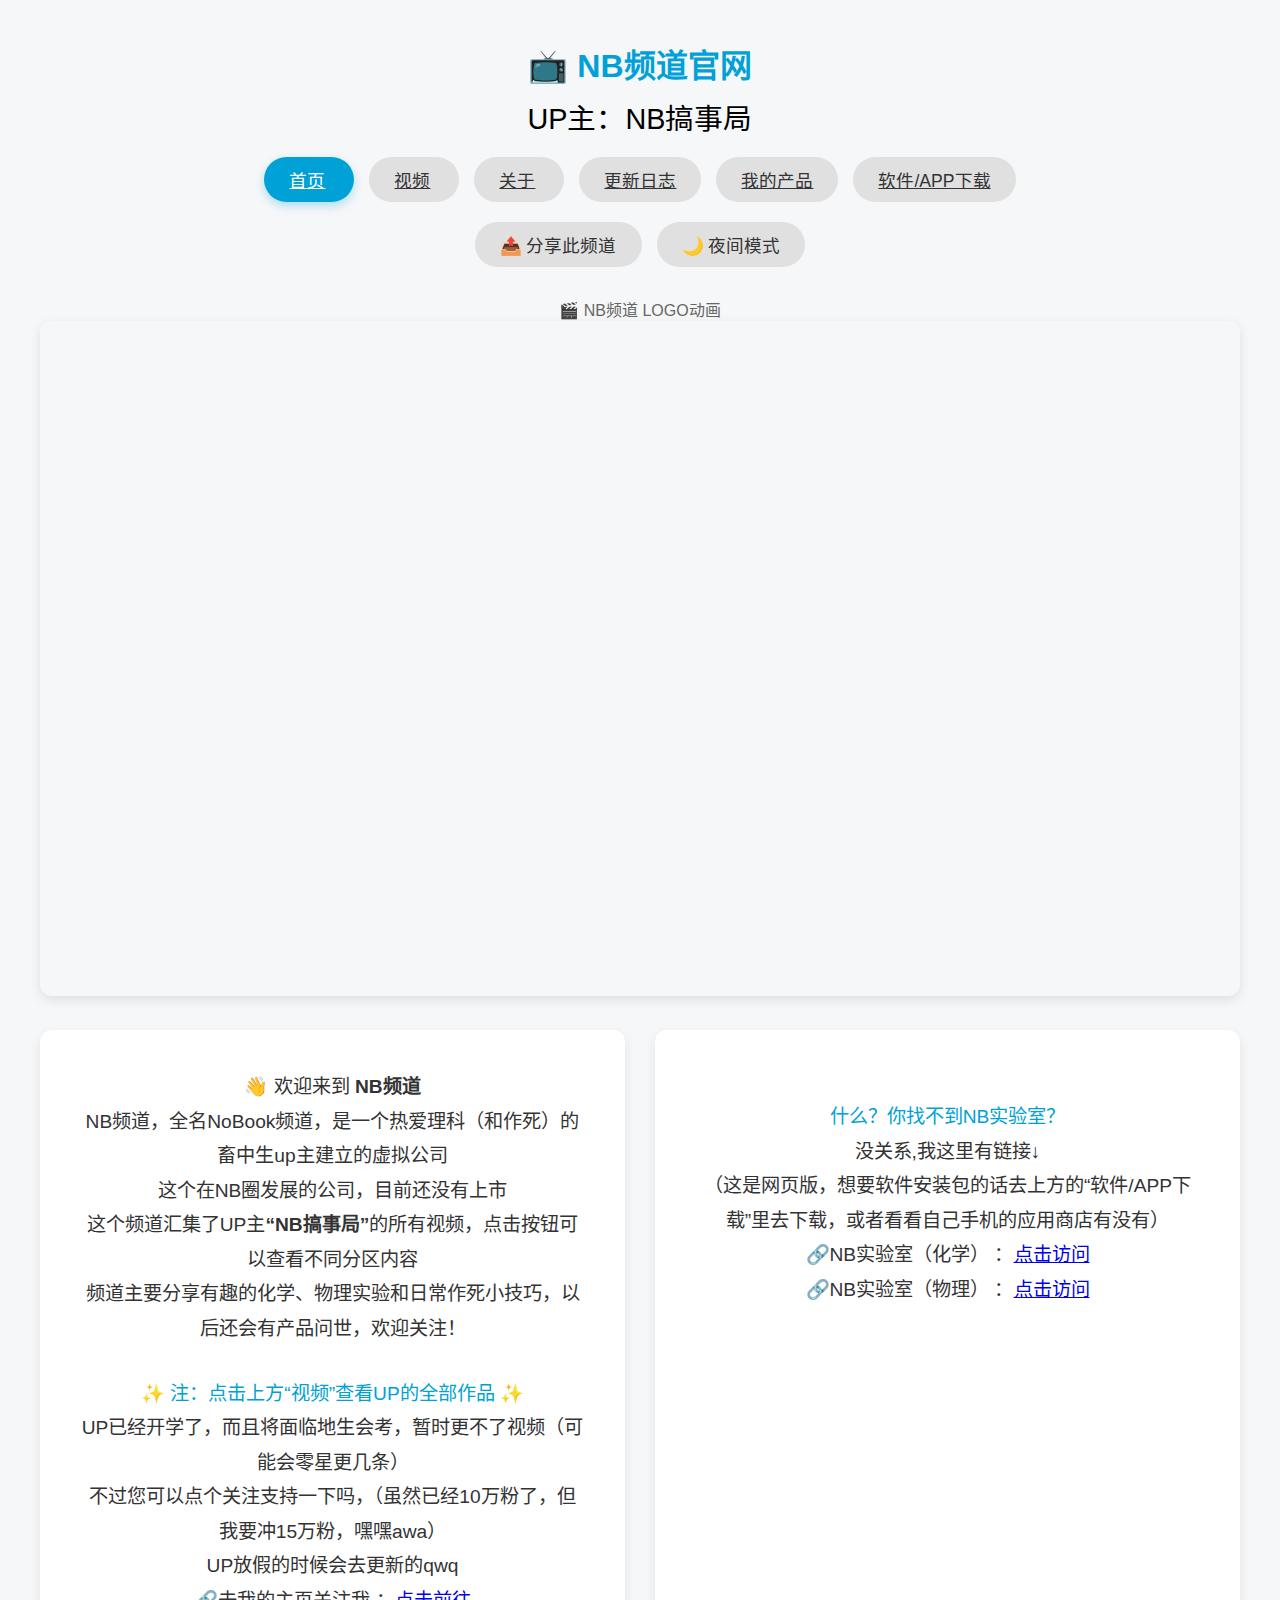
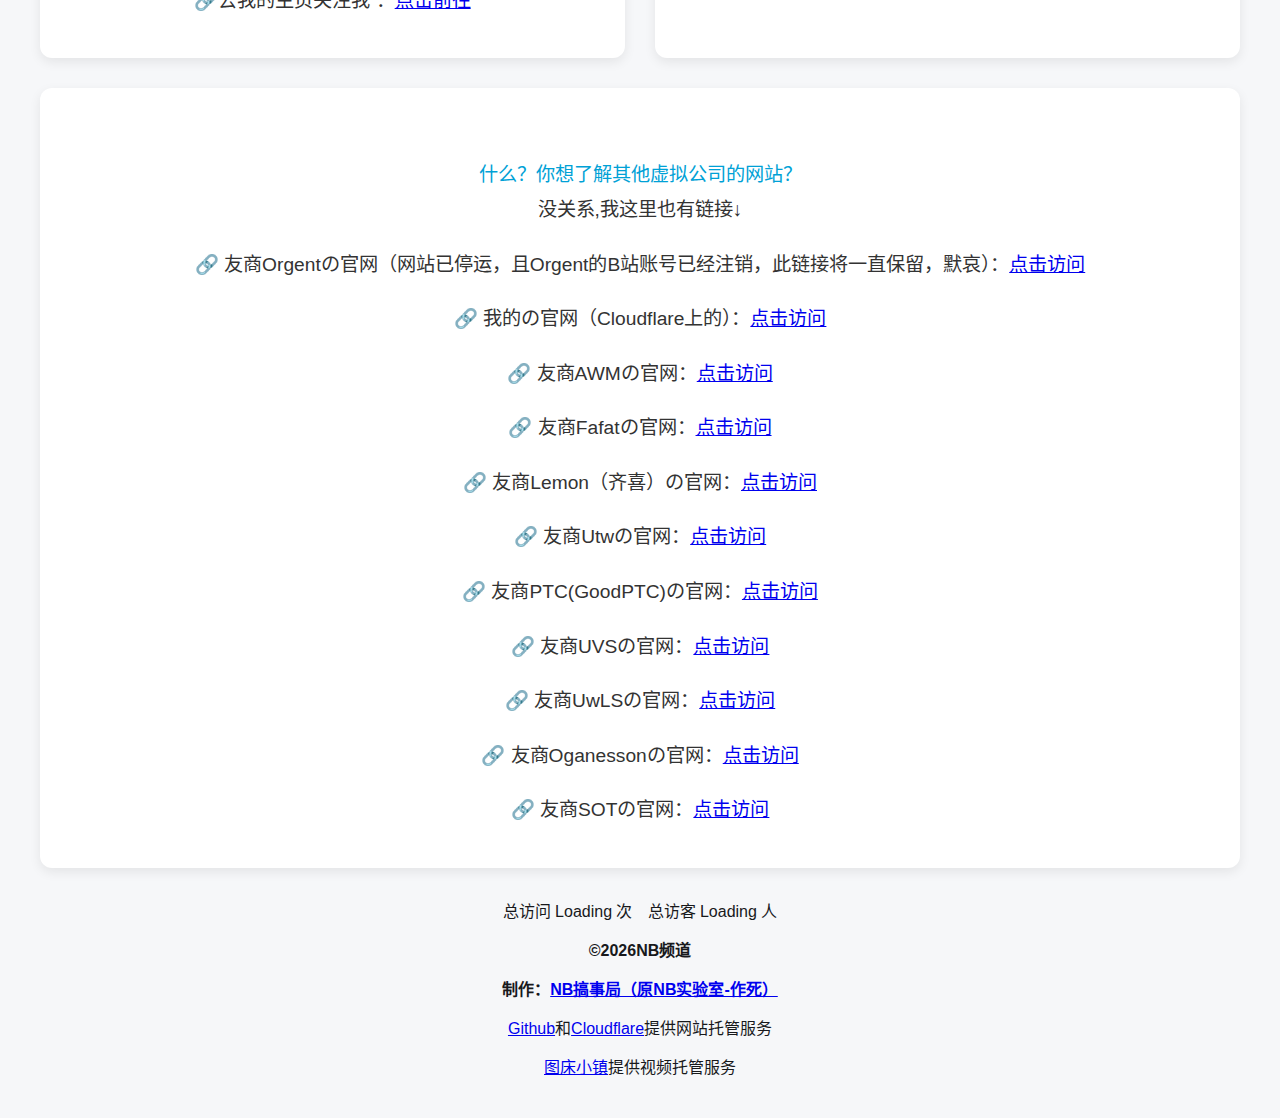
<file: index.html>
<!DOCTYPE html>
<html lang="zh-CN">
<head>
    <link rel="icon" href="data:,">
    <meta charset="UTF-8">
    <meta name="referrer" content="no-referrer">
    <meta name="viewport" content="width=device-width, initial-scale=1.0">
    <title>NB频道官网 - 首页</title>
    <link rel="stylesheet" href="css/style.css">
    <!-- 不蒜子脚本 -->
    <script async src="https://events.vercount.one/js"></script>
    <style>
        /* 导航栏整体容器：上下两行 */
        .nav-container {
            margin-bottom: 30px;
        }
        /* 第一行：主要页面链接 */
        .nav-links {
            display: flex;
            justify-content: center;
            flex-wrap: wrap;
            gap: 15px;
            margin-bottom: 15px;
        }
        /* 第二行：功能按钮 */
        .nav-actions {
            display: flex;
            justify-content: center;
            gap: 15px;
            flex-wrap: wrap;
        }
        /* 统一按钮样式（复用你原有的 .nav-btn 样式即可） */
        .theme-toggle, .share-btn {
            background: var(--nav-btn-bg);
            color: var(--nav-btn-text);
            border: none;
            border-radius: 30px;
            padding: 10px 25px;
            font-size: 1.1rem;
            cursor: pointer;
            transition: all 0.2s;
            font-weight: 500;
            min-width: 90px;
        }
        .theme-toggle:hover, .share-btn:hover {
            background: var(--nav-btn-hover-bg);
            color: var(--nav-btn-hover-text);
        }
        /* 底部统计容器 */
        .stats-container {
            display: flex;
            flex-wrap: wrap;
            justify-content: center;
            align-items: center;
            gap: 15px;
            margin-top: 20px;
        }
        /* 响应式微调 */
        @media (max-width: 600px) {
            .nav-links .nav-btn {
                padding: 8px 16px;
                font-size: 1rem;
            }
            .theme-toggle, .share-btn {
                padding: 8px 16px;
                font-size: 1rem;
                min-width: auto;
            }
        }
       /* 强制父容器为 flex 行排列，左对齐 */
    .nav-actions {
    display: flex !important;
    flex-direction: row !important;
    justify-content: flex-start !important;  /* 左对齐，分享在左，夜间模式在右自然成立 */
    align-items: center !important;
    gap: 15px !important;
    flex-wrap: wrap !important;
    margin-top: 20px !important;  /* 调整竖直位置 */
    }
        .nav-actions {
    justify-content: center !important;  /* 强制水平居中 */
}

/* 清除按钮可能的浮动或定位干扰 */
.share-btn, .theme-toggle {
    float: none !important;
    position: static !important;
    margin: 0 !important;  /* 如果之前有单独 margin 导致错位，先重置 */
}

/* 然后单独调整夜间模式按钮水平位置（如果需要微调） */
.theme-toggle {
    margin-left: 0;  /* 确保没有额外左外边距 */
}

        /* 新增卡片样式 */
        .home-card {
            background: var(--about-bg);
            border-radius: 12px;
            padding: 40px;
            box-shadow: 0 4px 12px rgba(0,0,0,0.08);
            text-align: center;
            font-size: 1.2rem;
            line-height: 1.8;
            color: var(--about-text);
            margin-bottom: 30px;
        }
        .home-card:last-child {
            margin-bottom: 0;
        }
        /* 卡片行容器：让卡片1和2并排 */
.home-row {
    display: flex;
    gap: 30px;
    margin-bottom: 30px;
}

.home-row .home-card {
    flex: 1;          /* 两个卡片等宽 */
    margin-bottom: 0; /* 取消单个卡片的下边距，由行控制 */
}

/* 移动端适配：窄屏时改为上下排列 */
@media (max-width: 600px) {
    .home-row {
        flex-direction: column;
        gap: 30px;
    }
}
        .video-container {
    margin-bottom: 30px;
}
    </style>
</head>
<body>
    <div class="container">
        <h1>📺 NB频道官网</h1>
        <div class="author-info" id="authorInfo">UP主：NB搞事局</div>

        <!-- 导航栏分为两层 -->
        <div class="nav-container">
            <!-- 第一层：主要页面链接 -->
            <div class="nav-links">
                <a href="index.html" class="nav-btn active">首页</a>
                <a href="videos.html" class="nav-btn">视频</a>
                <a href="about.html" class="nav-btn">关于</a>
                <a href="changelog.html" class="nav-btn">更新日志</a>
                <a href="product.html" class="nav-btn">我的产品</a>
                <a href="APP.html" class="nav-btn">软件/APP下载</a>
            </div>
            <!-- 第二层：功能按钮 -->
            <div class="nav-actions">
                <button class="share-btn" id="shareButton">📤 分享此频道</button>
                <button class="theme-toggle" id="themeToggle" onclick="toggleTheme()">🌙 夜间模式</button>
            </div>
        </div>

        <!-- Logo 视频区域 -->
        <div class="video-container">
            <p style="text-align:center; margin-top:10px; color:var(--count-text);">🎬 NB频道 LOGO动画</p>
            <video 
                id="logoVideo"
                src="https://videos.tuchuangyun.top/autoupload/f/2ybw2nnc3ldHerixYxPOdCfNcKcqEnRmcljopnyJoMs/20260318/XYwo/LOGO%28%E6%9C%80%E6%9C%80%E7%BB%88%E7%89%88%29.mp4" 
                type="video/mp4" 
                autoplay 
                muted 
                playsinline
                disablePictureInPicture
                style="width:100%; height:auto; aspect-ratio:16/9; border-radius:12px; box-shadow:0 4px 12px rgba(0,0,0,0.1);"
            >
                您的浏览器不支持 Video 标签。
            </video>
        </div>

        <!-- 首页内容分成三个卡片容器 -->
        <!-- 第一行：卡片1和卡片2并排 -->
<div class="home-row">
    <!-- 第一块：频道介绍与UP主动态 -->
    <div class="home-card">
        <p>👋 欢迎来到 <strong>NB频道</strong> </p>
        <p>NB频道，全名NoBook频道，是一个热爱理科（和作死）的畜中生up主建立的虚拟公司</p>
        <p>这个在NB圈发展的公司，目前还没有上市</p>
        <p>这个频道汇集了UP主<strong>“NB搞事局”</strong>的所有视频，点击按钮可以查看不同分区内容</p>
        <p>频道主要分享有趣的化学、物理实验和日常作死小技巧，以后还会有产品问世，欢迎关注！</p>
        <p style="color:#00a1d6; margin-top:30px;">✨ 注：点击上方“视频”查看UP的全部作品 ✨</p>
        <p>UP已经开学了，而且将面临地生会考，暂时更不了视频（可能会零星更几条）</p>
        <p>不过您可以点个关注支持一下吗，（虽然已经10万粉了，但我要冲15万粉，嘿嘿awa）</p>
        <p>UP放假的时候会去更新的qwq</p>
        <p>🔗去我的主页关注我 ：<a href="https://space.bilibili.com/3493259582114264?spm_id_from=333.1007.0.0" target="_blank" rel="noopener noreferrer">点击前往</a></p>
    </div>

    <!-- 第二块：NB实验室链接 -->
    <div class="home-card">
        <p style="color:#00a1d6; margin-top:30px;">什么？你找不到NB实验室？</p>
        <p>没关系,我这里有链接↓</p>
        <p>（这是网页版，想要软件安装包的话去上方的“软件/APP下载”里去下载，或者看看自己手机的应用商店有没有）</p>
        <p>🔗NB实验室（化学） ：<a href="https://hx.nobook.com/console/templates/resource?grade_id=3" target="_blank" rel="noopener noreferrer">点击访问</a></p>
        <p>🔗NB实验室（物理） ：<a href="https://wl.nobook.com/console/templates/resource?grade_id=3" target="_blank" rel="noopener noreferrer">点击访问</a></p>
    </div>
</div>

<!-- 第二行：卡片3单独 -->
<div class="home-card">
    <p style="color:#00a1d6; margin-top:30px;">什么？你想了解其他虚拟公司的网站？</p>
    <p>没关系,我这里也有链接↓</p>
    <p style="margin-top:20px;">🔗 友商Orgentの官网（网站已停运，且Orgent的B站账号已经注销，此链接将一直保留，默哀）：<a href="https://orgent.pythonanywhere.com/" target="_blank" rel="noopener noreferrer">点击访问</a></p>
    <p style="margin-top:20px;">🔗 我的の官网（Cloudflare上的）：<a href="https://nb-channel.pages.dev/" target="_blank" rel="noopener noreferrer">点击访问</a></p>
    <p style="margin-top:20px;">🔗 友商AWMの官网：<a href="https://45d.cn/AWM/" target="_blank" rel="noopener noreferrer">点击访问</a></p>
    <p style="margin-top:20px;">🔗 友商Fafatの官网：<a href="https://fafat.uuk.pp.ua/" target="_blank" rel="noopener noreferrer">点击访问</a></p>
    <p style="margin-top:20px;">🔗 友商Lemon（齐喜）の官网：<a href="https://nb-qx.top/" target="_blank" rel="noopener noreferrer">点击访问</a></p>
    <p style="margin-top:20px;">🔗 友商Utwの官网：<a href="https://nb-utw.pages.dev/" target="_blank" rel="noopener noreferrer">点击访问</a></p>
    <p style="margin-top:20px;">🔗 友商PTC(GoodPTC)の官网：<a href="https://pipetrainingcamp.github.io/" target="_blank" rel="noopener noreferrer">点击访问</a></p>
    <p style="margin-top:20px;">🔗 友商UVSの官网：<a href="https://yoyo-user-awa.github.io/UVS/" target="_blank" rel="noopener noreferrer">点击访问</a></p>
    <p style="margin-top:20px;">🔗 友商UwLSの官网：<a href="https://3f7ceb4e.pinit.eth.limo/" target="_blank" rel="noopener noreferrer">点击访问</a></p>
    <p style="margin-top:20px;">🔗 友商Oganessonの官网：<a href="https://0f13c941.pinit.eth.limo/Oganesson.html" target="_blank" rel="noopener noreferrer">点击访问</a></p>
    <p style="margin-top:20px;">🔗 友商SOTの官网：<a href="https://78439049.pinit.eth.limo/" target="_blank" rel="noopener noreferrer">点击访问</a></p>
</div>
        

        <!-- 底部统计 -->
        <div class="stats-container">
            <span>总访问 <span id="vercount_value_site_pv">Loading</span> 次</span>
            <span>总访客 <span id="vercount_value_site_uv">Loading</span> 人</span>
        </div>
    </div>

    <p align="center" style="margin-top:15px;"><strong>©2026NB频道</strong></p>
    <p align="center" style="margin-top:15px;"><strong>制作：<a href="https://space.bilibili.com/3493259582114264" target="_blank" rel="noopener noreferrer">NB搞事局（原NB实验室-作死）</a></strong></p>
    <p align="center" style="margin-top:15px;"><a href="https://github.com/" target="_blank" rel="noopener noreferrer">Github</a>和<a href="https://www.cloudflare-cn.com/developer-platform/products/pages/" target="_blank" rel="noopener noreferrer">Cloudflare</a>提供网站托管服务</p>
    <p align="center" style="margin-top:15px;"><a href="https://imgbed.cn/" target="_blank" rel="noopener noreferrer">图床小镇</a>提供视频托管服务</p>

    <!-- 回到顶部按钮 -->
    <div class="back-to-top" id="backToTop" onclick="scrollToTop()">↑</div>

    <!-- 脚本 -->
    <script src="data/videos.js"></script>
    <script src="js/common.js"></script>
    <script>
        AUTHOR_NAME = 'NB搞事局';
        document.getElementById('authorInfo').innerText = `UP主：${AUTHOR_NAME}`;
        initTheme();
        updateSiteStats();
        if (typeof initShareButton === 'function') {
            initShareButton();
        }

        // Logo 视频防暂停
        const logoVideo = document.getElementById('logoVideo');
        if (logoVideo) {
            // 如果视频被暂停（比如浏览器省电策略），尝试恢复播放一次
            logoVideo.addEventListener('pause', () => {
                logoVideo.play().catch(e => console.log('恢复播放失败', e));
            });

            // 当用户切回页面时，如果视频暂停了，也尝试恢复
            document.addEventListener('visibilitychange', () => {
                if (!document.hidden && logoVideo.paused) {
                    logoVideo.play().catch(e => console.log('页面恢复后播放失败', e));
                }
            });

            // 初始自动播放（muted 情况下应该成功）
            logoVideo.play().catch(e => console.log('初始播放失败', e));
        }
    </script>
</body>
</html>
</file>
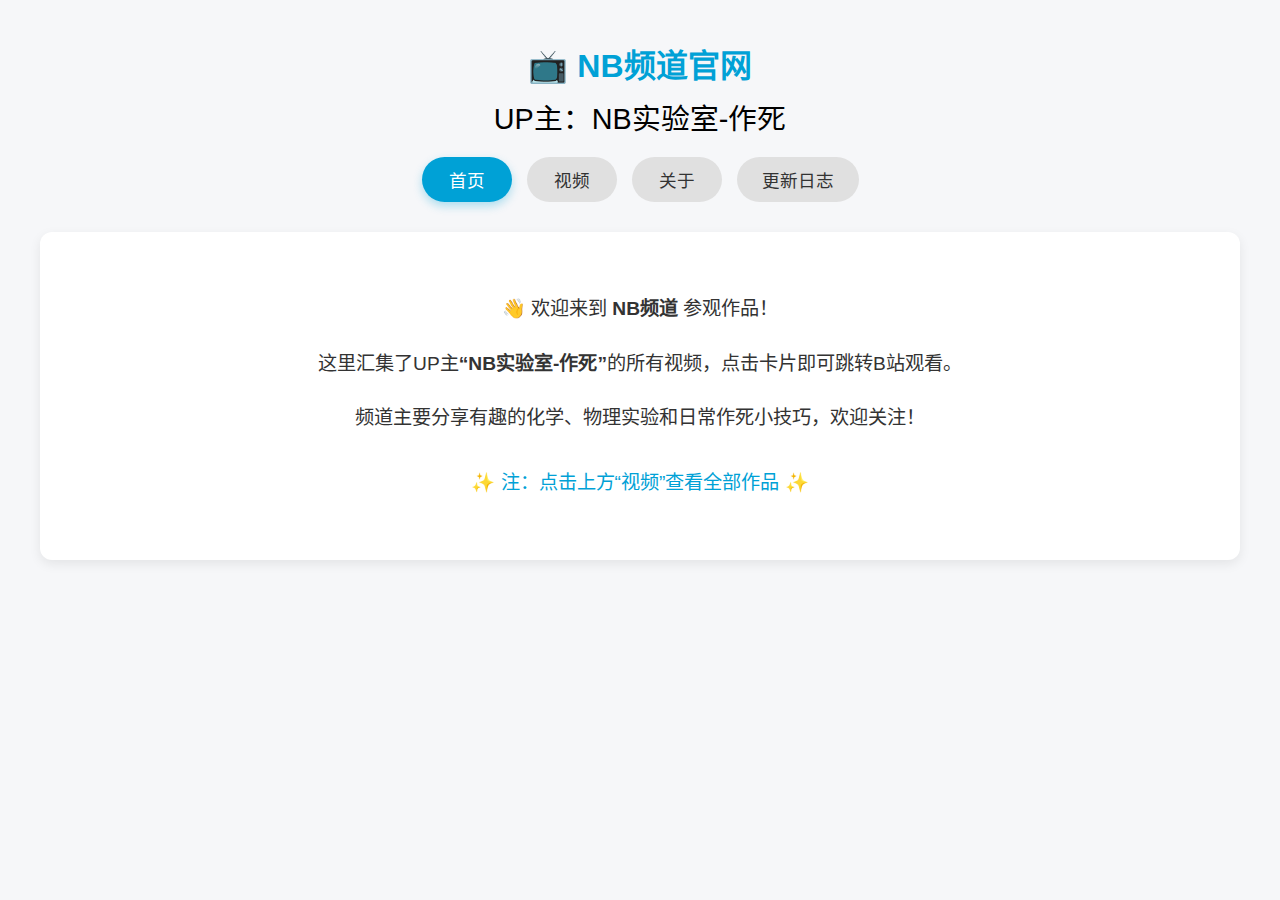
<file: index.HTML>
<!DOCTYPE html>
<html lang="zh-CN">
<head>
    <meta charset="UTF-8">
    <meta name="viewport" content="width=device-width, initial-scale=1.0">
    <title>NB频道官网</title>
    <style>
        * {
            margin: 0;
            padding: 0;
            box-sizing: border-box;
        }
        body {
            font-family: -apple-system, BlinkMacSystemFont, 'Segoe UI', Roboto, sans-serif;
            background: #f6f7f9;
            padding: 40px 20px;
            color: #18191c;
        }
        .container {
            max-width: 1200px;
            margin: 0 auto;
        }
        h1 {
            text-align: center;
            margin-bottom: 10px;
            font-weight: 600;
            font-size: 2rem;
            color: #00a1d6;
        }
        .author-info {
            text-align: center;
            margin-bottom: 20px;
            color: #000;
            font-size: 1.8rem;
            font-weight: 500;
        }
        .nav-bar {
            display: flex;
            justify-content: center;
            flex-wrap: wrap;
            gap: 15px;
            margin-bottom: 30px;
        }
        .nav-btn {
            padding: 10px 25px;
            font-size: 1.1rem;
            border: none;
            background: #e0e0e0;
            color: #333;
            border-radius: 30px;
            cursor: pointer;
            transition: all 0.2s;
            font-weight: 500;
            min-width: 90px;
        }
        .nav-btn:hover {
            background: #00a1d6;
            color: white;
        }
        .nav-btn.active {
            background: #00a1d6;
            color: white;
            box-shadow: 0 4px 10px rgba(0,161,214,0.3);
        }
        .page {
            display: none;
        }
        .page.active-page {
            display: block;
        }
        .home-content {
            background: white;
            border-radius: 12px;
            padding: 40px;
            box-shadow: 0 4px 12px rgba(0,0,0,0.08);
            text-align: center;
            font-size: 1.2rem;
            line-height: 1.8;
            color: #333;
        }
        .home-content p {
            margin: 20px 0;
        }
        .about-content, .changelog-content {
            background: white;
            border-radius: 12px;
            padding: 40px;
            box-shadow: 0 4px 12px rgba(0,0,0,0.08);
            font-size: 1.1rem;
            line-height: 1.8;
            color: #333;
        }
        .about-content h2, .changelog-content h2 {
            color: #00a1d6;
            margin-bottom: 20px;
            font-size: 1.8rem;
            text-align: center;
        }
        .about-content p, .changelog-content p {
            margin-bottom: 20px;
        }
        .about-content ul, .changelog-content ul {
            margin-left: 40px;
            margin-bottom: 20px;
        }
        .video-grid {
            display: grid;
            grid-template-columns: repeat(auto-fill, minmax(280px, 1fr));
            gap: 24px;
        }
        .video-card {
            background: #fff;
            border-radius: 12px;
            overflow: hidden;
            box-shadow: 0 4px 12px rgba(0,0,0,0.08);
            transition: transform 0.2s ease, box-shadow 0.2s ease;
            cursor: pointer;
            border: 1px solid #e5e9ef;
        }
        .video-card:hover {
            transform: translateY(-4px);
            box-shadow: 0 12px 24px rgba(0,161,214,0.15);
            border-color: #00a1d6;
        }
        .cover-wrapper {
            position: relative;
            width: 100%;
            aspect-ratio: 16/9;
            background: #e5e9ef;
        }
        .video-cover {
            width: 100%;
            height: 100%;
            object-fit: cover;
            display: block;
        }
        .duration-badge {
            position: absolute;
            bottom: 8px;
            right: 8px;
            background: rgba(0,0,0,0.7);
            color: white;
            padding: 3px 8px;
            border-radius: 4px;
            font-size: 0.8rem;
            font-weight: 500;
            backdrop-filter: blur(2px);
        }
        .video-info {
            padding: 16px;
        }
        .video-title {
            font-size: 1rem;
            font-weight: 600;
            margin-bottom: 8px;
            line-height: 1.4;
            display: -webkit-box;
            line-clamp: 2;
            -webkit-line-clamp: 2;
            -webkit-box-orient: vertical;
            overflow: hidden;
            color: #18191c;
        }
        .video-meta {
            display: flex;
            align-items: center;
            gap: 16px;
            font-size: 0.85rem;
            color: #9499a0;
        }
        .meta-item {
            display: flex;
            align-items: center;
            gap: 4px;
        }
        .bv-text {
            font-size: 0.75rem;
            color: #c0c4cc;
            margin-top: 8px;
            padding-top: 8px;
            border-top: 1px solid #eee;
            word-break: break-all;
        }
        .status-note {
            margin-top: 40px;
            padding: 20px;
            background: #ecf9ff;
            border-radius: 8px;
            font-size: 0.9rem;
            color: #025;
            border-left: 4px solid #00a1d6;
        }
        .status-note pre {
            background: #fff;
            padding: 12px;
            border-radius: 6px;
            margin: 12px 0;
            overflow-x: auto;
            border: 1px solid #b8e2f2;
        }
    </style>
</head>
<body>
    <div class="container">
        <h1>📺 NB频道官网</h1>
        
        <div class="author-info" id="authorInfo"></div>

        
        <div class="nav-bar">
            <button class="nav-btn active" id="navHome" onclick="switchPage('home')">首页</button>
            <button class="nav-btn" id="navVideos" onclick="switchPage('videos')">视频</button>
            <button class="nav-btn" id="navAbout" onclick="switchPage('about')">关于</button>
            <button class="nav-btn" id="navChangelog" onclick="switchPage('changelog')">更新日志</button>
        </div>

      
        <div class="page active-page" id="homePage">
            <div class="home-content">
                <p>👋 欢迎来到 <strong>NB频道</strong> 参观作品！</p>
                <p>这里汇集了UP主<strong>“NB实验室-作死”</strong>的所有视频，点击卡片即可跳转B站观看。</p>
                <p>频道主要分享有趣的化学、物理实验和日常作死小技巧，欢迎关注！</p>
                <p style="color:#00a1d6; margin-top:30px;">✨ 注：点击上方“视频”查看全部作品 ✨</p>
            </div>
        </div>

       
        <div class="page" id="videosPage">
            <div class="video-grid" id="videoGrid">
                <div style="grid-column:1/-1; text-align:center; padding:40px; color:#99a2aa;">
                    ⏳ 正在加载视频数据...
                </div>
            </div>
            <div class="status-note" id="statusNote">
                <strong>📌 数据来源：</strong>
                <span id="dataSource">手动配置</span>
            </div>
        </div>

       
        <div class="page" id="aboutPage">
            <div class="about-content">
                <h2>关于 NB频道</h2>
                <p><strong>UP主：</strong> NB实验室-作死</p>
                <p><strong>B站UID：</strong> 3493259582114264</p>
                <p><strong>频道简介：</strong> 一个热爱理科（和作死）的畜中生up主，主要发布以下内容：</p>
                <ul>
                    <li>⚗️ 化学实验：钠、钾、各种爆炸物（请勿模仿）</li>
                    <li>🧪 物理实验：电路短路爆炸（依旧请勿模仿）</li>
                    <li>🎬 日常作死：各种奇怪尝试（绝对不要模仿）</li>
                </ul>
                <p>本网站的所有视频信息由UP手动维护，点击卡片即可跳转B站观看原视频。</p>
                <p>本NB频道部分UI设计和逻辑由AI完成。</p>
                <p style="margin-top:30px; text-align:right;">—— 感谢您的支持 ——</p>
            </div>
        </div>

        
        <div class="page" id="changelogPage">
            <div class="changelog-content">
                <h2>📋 更新日志</h2>
                <p><strong>版本 0.1（2025-03-17）</strong></p>
                <ul>
                    <li>NB频道官网上线</li>
                    <li>包含首页、视频页、关于页和更新日志</li>
                    <li>手动配置24个视频数据</li>
                </ul>
                <p style="margin-top:30px;">更多更新敬请期待～</p>
            </div>
        </div>
    </div>

    <script>
        // ==========================================================
        // 配置区
        // ==========================================================
        const AUTHOR_NAME = 'NB实验室-作死';  

        const VIDEOS = [
             {
                bvid: "BV1CfcqzhEkU",
                title: "⚡ N B 不 妙 曲 ⚡",
                cover: "http://i0.hdslb.com/bfs/archive/5e3124312a620a2ca534552b47f9c488ff09b423.jpg",
                play: "4576",
                duration: "02:48",
                pubdate: 1770900917
            },
            {
                bvid: "BV16gcbzAE5R",
                title: "《 假 如 N B 实 验 室 有 加 载 动 画 》",
                cover: "http://i2.hdslb.com/bfs/archive/0576171bbe8f4fd9e366d4d0b19a99a6cd2f979c.jpg",
                play: "5459",
                duration: "00:33",
                pubdate: 1770820996
            },
            {
                bvid: "BV1D5zXBcECp",
                title: "《 3 0 0 V 电 池 》",
                cover: "http://i0.hdslb.com/bfs/archive/2e0b55ba1f902deed1b1706f2ef7cd00490d6354.jpg",
                play: "10.8万",
                duration: "07:04",
                pubdate: 1769615902
            },
            {
                bvid: "BV1zZzKBLEFg",
                title: "《 彩 虹 》",
                cover: "http://i1.hdslb.com/bfs/archive/d81a1342db34510185542ad3a3ed74f8734fe186.jpg",
                play: "1.4万",
                duration: "03:17",
                pubdate: 1769174366
            },
            {
                bvid: "BV1z8WfzgEr2",
                title: "《 救 人 5 . 0 》",
                cover: "http://i0.hdslb.com/bfs/archive/376b34e5ec23597e6649d7ac4e22314d75322f5b.jpg",
                play: "5996",
                duration: "03:49",
                pubdate: 1760833254
            },
            {
                bvid: "BV1aQ44z2ELs",
                title: "《 实 验 室 制 取 二 氧 化 硅 碎 片 》",
                cover: "http://i0.hdslb.com/bfs/archive/ca315d294119abd5852e583fd639579ed68c27db.jpg",
                play: "3.1万",
                duration: "02:52",
                pubdate: 1760440774
            },
            {
                bvid: "BV1txxizaEZS",
                title: "《 唯 手 熟 尔 》",
                cover: "http://i1.hdslb.com/bfs/archive/5638a53894524df9b7d57fd1bf8426722278b315.jpg",
                play: "7.9万",
                duration: "04:16",
                pubdate: 1759921312
            },
            {
                bvid: "BV1WytCzJEZd",
                title: "你还没有过IDM这种变态的下载器？？？",
                cover: "http://i0.hdslb.com/bfs/archive/0dbcccb1de09135ccc3de14a19663869570dfcac.jpg",
                play: "5230",
                duration: "07:58",
                pubdate: 1754626865
            },
            {
                bvid: "BV17gTRzSEDL",
                title: "《 美 式 居 合 》",
                cover: "http://i0.hdslb.com/bfs/archive/19ac70b1dfb404a212fdef7f636cc9dda7b3f934.jpg",
                play: "3486",
                duration: "15:55",
                pubdate: 1749391294
            },
            {
                bvid: "BV1YXEuzCEPS",
                title: "《 高 温 预 警 》",
                cover: "http://i0.hdslb.com/bfs/archive/aa96fba1f8c678705a8081da33d2065c5f889401.jpg",
                play: "4.4万",
                duration: "04:17",
                pubdate: 1746974790
            },
            {
                bvid: "BV1fQLbzNELe",
                title: "《 救 人 4 . 0 》",
                cover: "http://i1.hdslb.com/bfs/archive/70c1013d3501599e17f58602e8ca10f7956855bb.jpg",
                play: "3.3万",
                duration: "07:50",
                pubdate: 1745414540
            },
            {
                bvid: "BV1e6XpYbEzm",
                title: "《 加 钠 小 逝 验 》",
                cover: "http://i1.hdslb.com/bfs/archive/f7e73d7e98698b82ad7d1e587371088275e02b42.jpg",
                play: "11.1万",
                duration: "03:34",
                pubdate: 1742621406
            },
            {
                bvid: "BV1BbRYYeEVG",
                title: "《 加 钠 · 魔 铜 降 世 》",
                cover: "http://i0.hdslb.com/bfs/archive/fed19300b4e6f86953319ec59cbd6365b8bba08e.jpg",
                play: "57.4万",
                duration: "02:26",
                pubdate: 1741528284
            },
            {
                bvid: "BV1E9AgetEYe",
                title: "《 救 人 3 . 0 》",
                cover: "http://i1.hdslb.com/bfs/archive/dc83cea0f23b847785bf0caa2306cd86be333bf2.jpg",
                play: "44.7万",
                duration: "03:46",
                pubdate: 1739686223
            },
            {
                bvid: "BV1gFANeFEab",
                title: "《 救 人 2 》",
                cover: "http://i2.hdslb.com/bfs/archive/d263e748ec539683ca2357602f52da9d33f6bf62.jpg",
                play: "9.8万",
                duration: "03:18",
                pubdate: 1739610077
            },
            {
                bvid: "BV1DvAAe4Eko",
                title: "《 爆 炸 》",
                cover: "http://i1.hdslb.com/bfs/archive/3ceae6ed18cc05f822a653b2ffe328d00454d8dd.jpg",
                play: "5.2万",
                duration: "01:40",
                pubdate: 1739596089
            },
            {
                bvid: "BV1k6KLepEx7",
                title: "《 艺 术 就 是 爆 炸 》",
                cover: "http://i2.hdslb.com/bfs/archive/a9ae7331ea76481329f057b47196fe9236eed3fc.jpg",
                play: "5.7万",
                duration: "02:11",
                pubdate: 1739370987
            },
            {
                bvid: "BV17fNoetELN",
                title: "《 救 人 》",
                cover: "http://i2.hdslb.com/bfs/archive/b80837f9fdb33f8210616ebe996ebb94bf5bc5de.jpg",
                play: "32.9万",
                duration: "03:18",
                pubdate: 1739183724
            },
            {
                bvid: "BV1cbNdeFECg",
                title: "《 正 经 》",
                cover: "http://i2.hdslb.com/bfs/archive/52813a16b82b3eb9b2048183e46f0c85f7ed7684.jpg",
                play: "3.6万",
                duration: "02:01",
                pubdate: 1739169603
            },
            {
                bvid: "BV1APN1eiESK",
                title: "《 钠 和 钾 》",
                cover: "http://i1.hdslb.com/bfs/archive/7bc08679d01084bf26649d3fef21c6430e4bf9d4.jpg",
                play: "2.6万",
                duration: "01:16",
                pubdate: 1739072100
            },
            {
                bvid: "BV1XxN1enEsj",
                title: "《 闻 一 闻 》",
                cover: "http://i2.hdslb.com/bfs/archive/f5a563ff10b091e18181298a095bf6fbc01762b6.jpg",
                play: "3.1万",
                duration: "01:07",
                pubdate: 1739069554
            },
            {
                bvid: "BV1ppNgeiEFs",
                title: "《 绝 对 火 力 》",
                cover: "http://i1.hdslb.com/bfs/archive/b4f3b406873bb9a701d2d64a0f8fa173099a429e.jpg",
                play: "4.7万",
                duration: "02:01",
                pubdate: 1738988640
            },
            {
                bvid: "BV1BkNNe7Etf",
                title: "《 逝 验 室 爆 炸 逝 件 》",
                cover: "http://i1.hdslb.com/bfs/archive/1deef49ba2057ec16c0f7a330c98159bc588e686.jpg",
                play: "2.6万",
                duration: "06:01",
                pubdate: 1738933013
            },
            {
                bvid: "BV11gNbe4ExW",
                title: "《 不 要 让 化 学 老 师 看 到 》",
                cover: "http://i2.hdslb.com/bfs/archive/7504c36d5c933726a7ecdcfbb0d6f98085a8dc2f.jpg",
                play: "51.4万",
                duration: "06:01",
                pubdate: 1738904567
            }
        ];

        // ==========================================================
        // 渲染视频卡片
        // ==========================================================
        function renderVideos() {
            const grid = document.getElementById('videoGrid');
            const sourceSpan = document.getElementById('dataSource');

            if (!VIDEOS || VIDEOS.length === 0) {
                grid.innerHTML = '<div style="grid-column:1/-1; text-align:center; padding:60px;">暂无视频数据</div>';
                sourceSpan.innerText = '无数据';
                return;
            }

           
            const sortedVideos = [...VIDEOS].sort((a, b) => (b.pubdate || 0) - (a.pubdate || 0));

            grid.innerHTML = sortedVideos.map(video => {
                const b23Url = `https://www.bilibili.com/video/${video.bvid}`;
                return `
                    <div class="video-card" onclick="window.open('${b23Url}', '_blank')">
                        <div class="cover-wrapper">
                            <img class="video-cover" 
                                 src="${video.cover}" 
                                 alt="${video.title}"
                                 loading="lazy"
                                 onerror="this.onerror=null; this.src='https://via.placeholder.com/640x360?text=封面加载失败';">
                            <span class="duration-badge">${video.duration || '--:--'}</span>
                        </div>
                        <div class="video-info">
                            <div class="video-title">${video.title}</div>
                            <div class="video-meta">
                                <span class="meta-item">▶️ ${video.play || '0'}</span>
                                <span class="meta-item">📅 ${video.pubdate ? new Date(video.pubdate * 1000).toLocaleDateString() : '未知'}</span>
                            </div>
                            <div class="bv-text">${video.bvid}</div>
                        </div>
                    </div>
                `;
            }).join('');

            sourceSpan.innerText = '手动配置';
        }

        // ==========================================================
        // 页面切换函数
        // ==========================================================
        function switchPage(pageName) {
            
            document.getElementById('homePage').classList.remove('active-page');
            document.getElementById('videosPage').classList.remove('active-page');
            document.getElementById('aboutPage').classList.remove('active-page');
            document.getElementById('changelogPage').classList.remove('active-page');

           
            document.getElementById('navHome').classList.remove('active');
            document.getElementById('navVideos').classList.remove('active');
            document.getElementById('navAbout').classList.remove('active');
            document.getElementById('navChangelog').classList.remove('active');

           
            if (pageName === 'home') {
                document.getElementById('homePage').classList.add('active-page');
                document.getElementById('navHome').classList.add('active');
            } else if (pageName === 'videos') {
                document.getElementById('videosPage').classList.add('active-page');
                document.getElementById('navVideos').classList.add('active');
            } else if (pageName === 'about') {
                document.getElementById('aboutPage').classList.add('active-page');
                document.getElementById('navAbout').classList.add('active');
            } else if (pageName === 'changelog') {
                document.getElementById('changelogPage').classList.add('active-page');
                document.getElementById('navChangelog').classList.add('active');
            }
        }

        // ==========================================================
        // 初始化页面
        // ==========================================================
        function init() {
            const authorSpan = document.getElementById('authorInfo');
            authorSpan.innerText = `UP主：${AUTHOR_NAME}`;

            renderVideos();

        }

        window.addEventListener('DOMContentLoaded', init);
    </script>
</body>

</html>
</file>
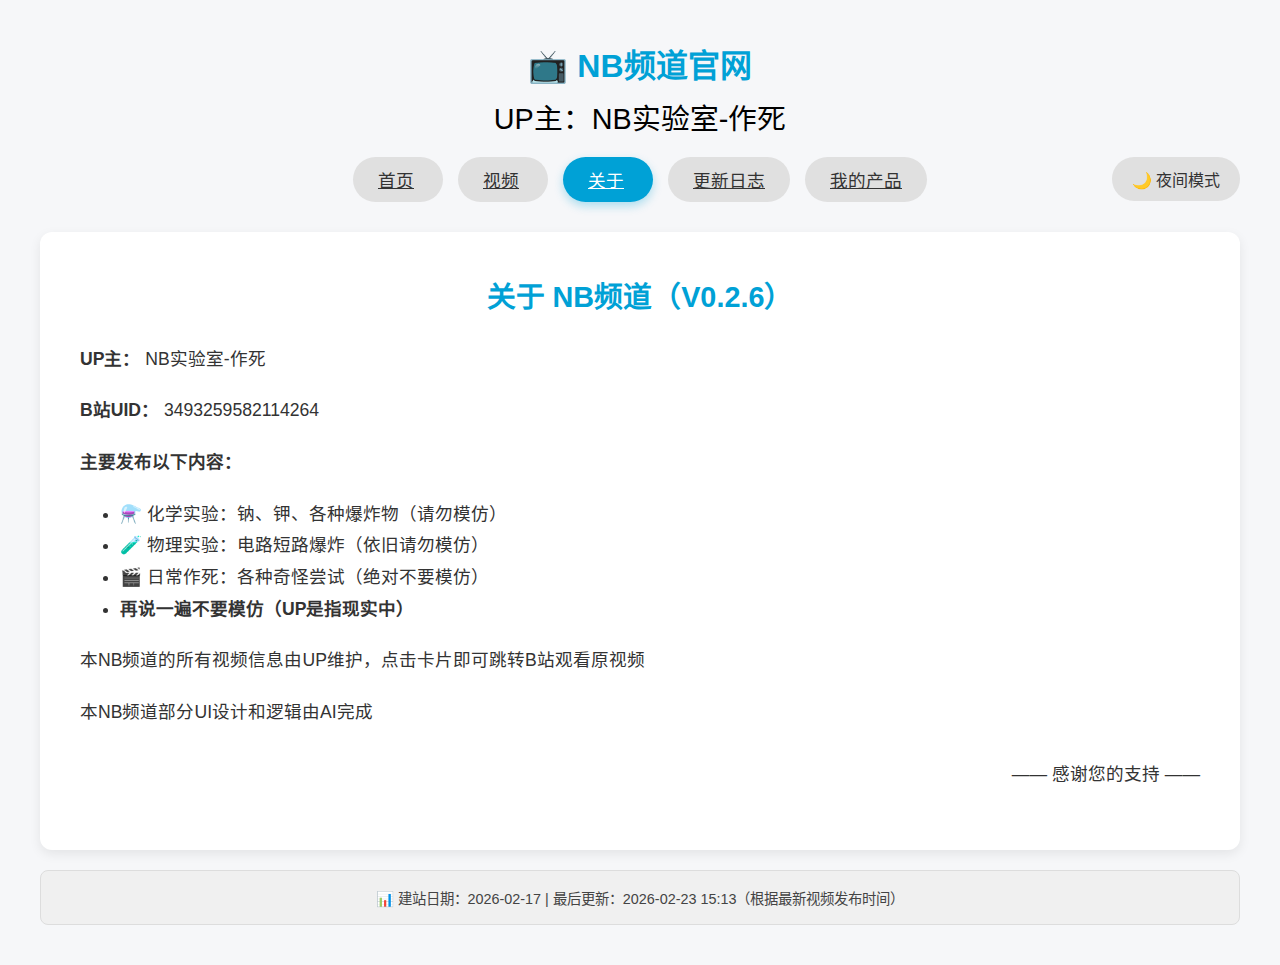
<file: about.html>
<!DOCTYPE html>
<html lang="zh-CN">
<head>
    <link rel="icon" href="data:,">
    <meta charset="UTF-8">
    <meta name="referrer" content="no-referrer">
    <meta name="viewport" content="width=device-width, initial-scale=1.0">
    <title>NB频道官网 - 关于</title>
    <link rel="stylesheet" href="css/style.css">
</head>
<body>
    <div class="container">
        <h1>📺 NB频道官网</h1>
        <div class="author-info" id="authorInfo">UP主：NB实验室-作死</div>

        <div class="nav-bar">
            <a href="index.html" class="nav-btn">首页</a>
            <a href="videos.html" class="nav-btn">视频</a>
            <a href="about.html" class="nav-btn active">关于</a>
            <a href="changelog.html" class="nav-btn">更新日志</a>
            <a href="product.html" class="nav-btn">我的产品</a>
            <button class="theme-toggle" id="themeToggle" onclick="toggleTheme()">🌙 夜间模式</button>
        </div>

        <!-- 关于页内容 -->
        <div class="about-content">
            <h2>关于 NB频道（V0.2.6）</h2>
            <p><strong>UP主：</strong> NB实验室-作死</p>
            <p><strong>B站UID：</strong> 3493259582114264</p>
            <p><strong>主要发布以下内容：</strong></p>
            <ul>
                <li>⚗️ 化学实验：钠、钾、各种爆炸物（请勿模仿）</li>
                <li>🧪 物理实验：电路短路爆炸（依旧请勿模仿）</li>
                <li>🎬 日常作死：各种奇怪尝试（绝对不要模仿）</li>
                <li><strong>再说一遍不要模仿（UP是指现实中）</strong></li>
            </ul>
            <p>本NB频道的所有视频信息由UP维护，点击卡片即可跳转B站观看原视频</p>
            <p>本NB频道部分UI设计和逻辑由AI完成</p>
            <p style="margin-top:30px; text-align:right;">—— 感谢您的支持 ——</p>
        </div>

        <!-- 建站统计区域 -->
        <div class="site-stats" id="siteStats"></div>
    </div>

    <!-- 回到顶部按钮 -->
    <div class="back-to-top" id="backToTop" onclick="scrollToTop()">↑</div>

    <script src="data/videos.js"></script>
    <script src="js/common.js"></script>
    <script>
        AUTHOR_NAME = 'NB实验室-作死';
        document.getElementById('authorInfo').innerText = `UP主：${AUTHOR_NAME}`;
        initTheme();
        updateSiteStats();
    </script>
</body>

</html>
</file>
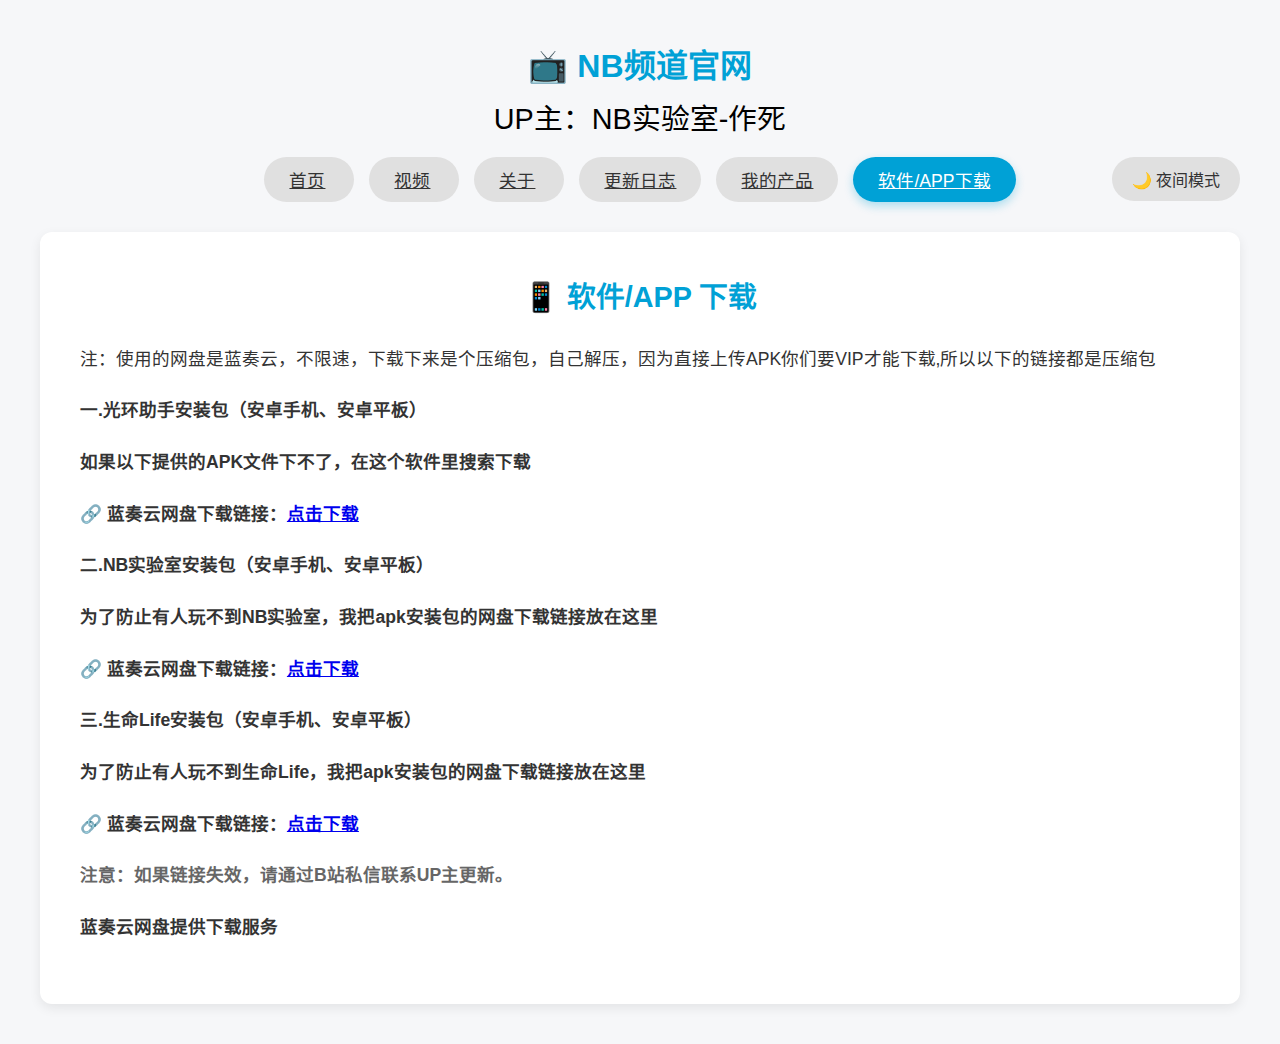
<file: APP.html>
<!DOCTYPE html>
<html lang="zh-CN">
<head>
    <meta charset="UTF-8">
    <meta name="referrer" content="no-referrer">
    <meta name="viewport" content="width=device-width, initial-scale=1.0">
    <title>NB频道官网 - APP下载</title>
    <link rel="stylesheet" href="css/style.css">
</head>
<body>
    <div class="container">
        <h1>📺 NB频道官网</h1>
        <div class="author-info" id="authorInfo">UP主：NB实验室-作死</div>

        <div class="nav-bar">
            <a href="index.html" class="nav-btn">首页</a>
            <a href="videos.html" class="nav-btn">视频</a>
            <a href="about.html" class="nav-btn">关于</a>
            <a href="changelog.html" class="nav-btn">更新日志</a>
            <a href="product.html" class="nav-btn">我的产品</a>
            <a href="APP.html" class="nav-btn active">软件/APP下载</a>
            <button class="theme-toggle" id="themeToggle" onclick="toggleTheme()">🌙 夜间模式</button>
        </div>

        <!-- APP 页面内容 -->
        <div class="about-content"> 
            <h2>📱 软件/APP 下载</h2>
            <p><storg>注：使用的网盘是蓝奏云，不限速，下载下来是个压缩包，自己解压，因为直接上传APK你们要VIP才能下载,所以以下的链接都是压缩包</storg></p>
            <p><strong>一.光环助手安装包（安卓手机、安卓平板）</strorg></p>
            <p>如果以下提供的APK文件下不了，在这个软件里搜索下载</p>
            <p style="margin-top:10px;">🔗 蓝奏云网盘下载链接：<a href="https://wwbgs.lanzouq.com/ia8Hw3k7w69i" target="_blank" rel="noopener noreferrer">点击下载</a></p>
            
            <p><strorg>二.NB实验室安装包（安卓手机、安卓平板）</strorg></p>
            <p>为了防止有人玩不到NB实验室，我把apk安装包的网盘下载链接放在这里</p>
            <p style="margin-top:10px;">🔗 蓝奏云网盘下载链接：<a href="https://wwbgs.lanzouq.com/iHCLF3k7u7mf" target="_blank" rel="noopener noreferrer">点击下载</a></p>
            
            <p><strorg>三.生命Life安装包（安卓手机、安卓平板）</strorg></p>
            <p>为了防止有人玩不到生命Life，我把apk安装包的网盘下载链接放在这里</p>
            <p style="margin-top:10px;">🔗 蓝奏云网盘下载链接：<a href="https://wwbgs.lanzouq.com/iBhcu3k7vjyf" target="_blank" rel="noopener noreferrer">点击下载</a></p>
            
            <p style="margin-top:20px; color: #666;">注意：如果链接失效，请通过B站私信联系UP主更新。</p>
            <p>蓝奏云网盘提供下载服务</p>
            
        </div>
    </div>

    <!-- 回到顶部按钮 -->
    <div class="back-to-top" id="backToTop" onclick="scrollToTop()">↑</div>

    <!-- 引入脚本（不需要视频数据，但需要公共JS） -->
    <script src="js/common.js"></script>
    <script>
        AUTHOR_NAME = 'NB实验室-作死';
        document.getElementById('authorInfo').innerText = `UP主：${AUTHOR_NAME}`;
        initTheme();
        updateSiteStats();
    </script>
</body>

</html>
</file>
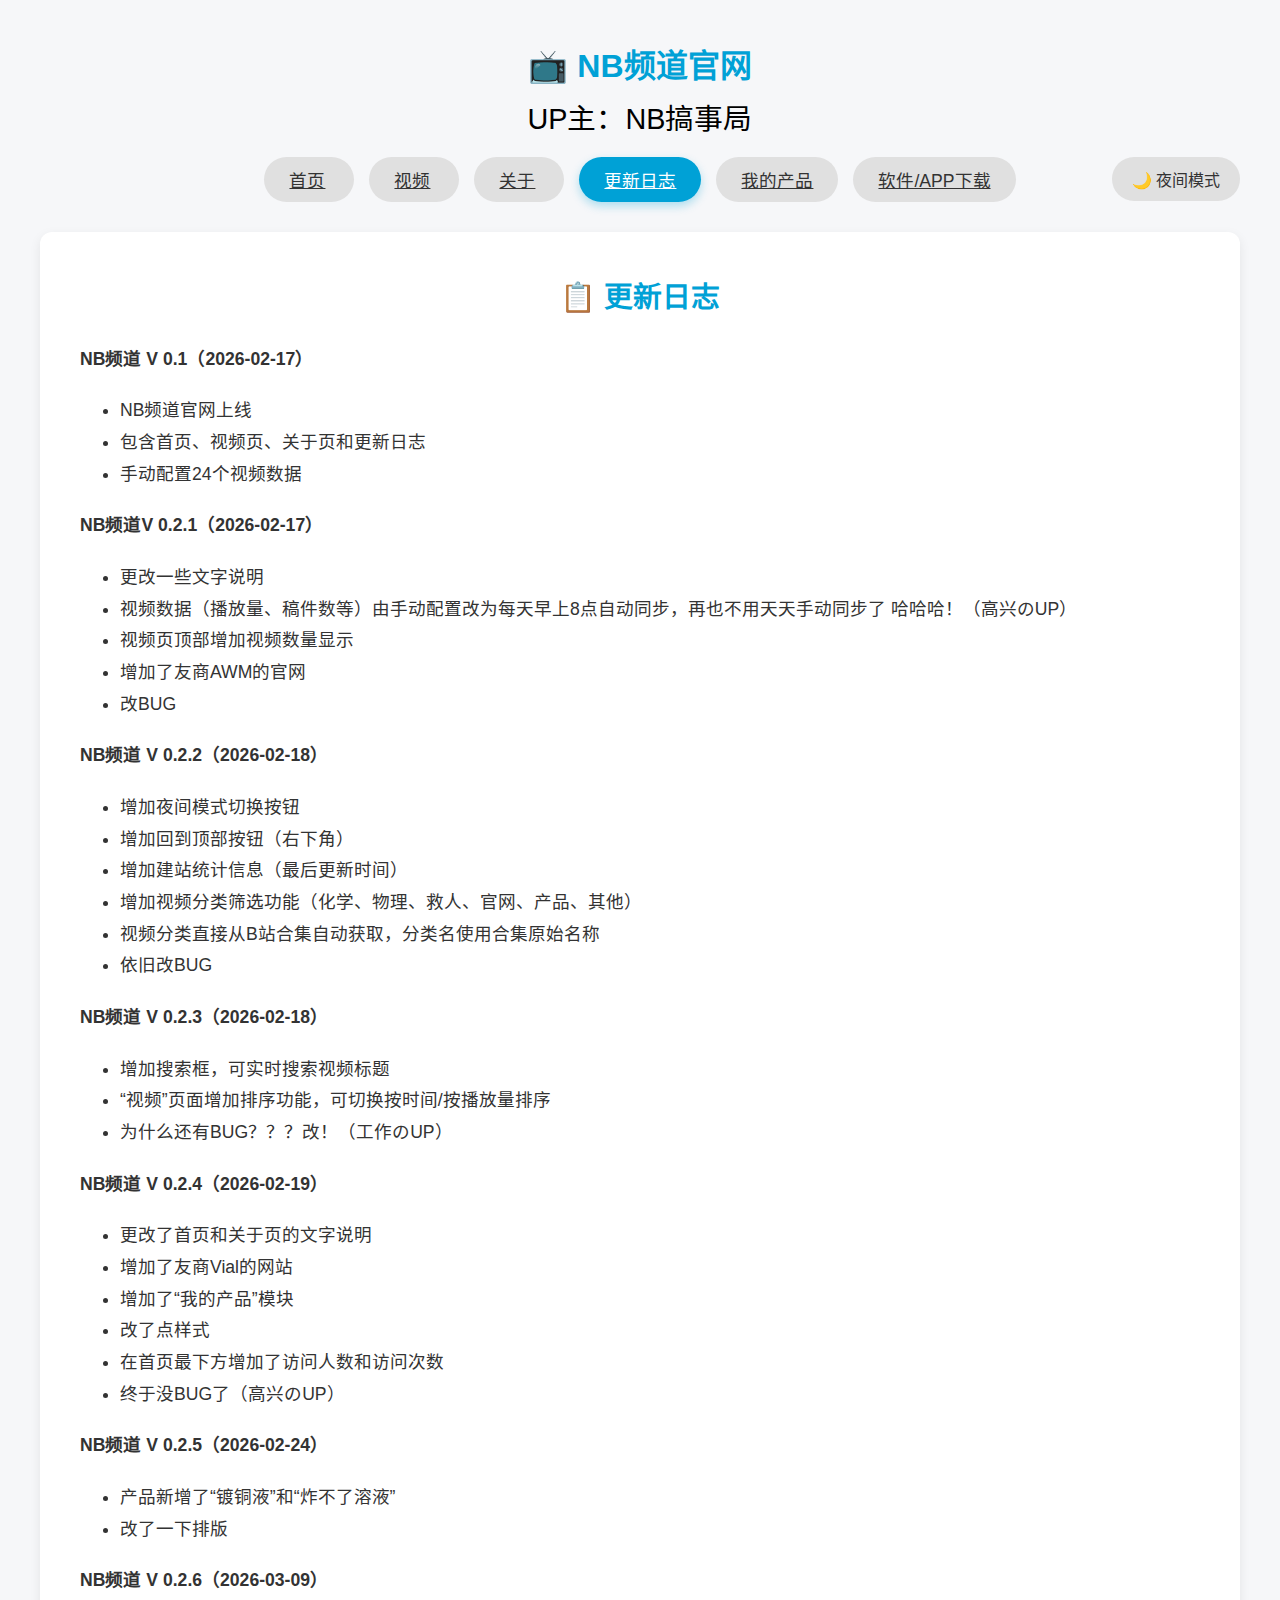
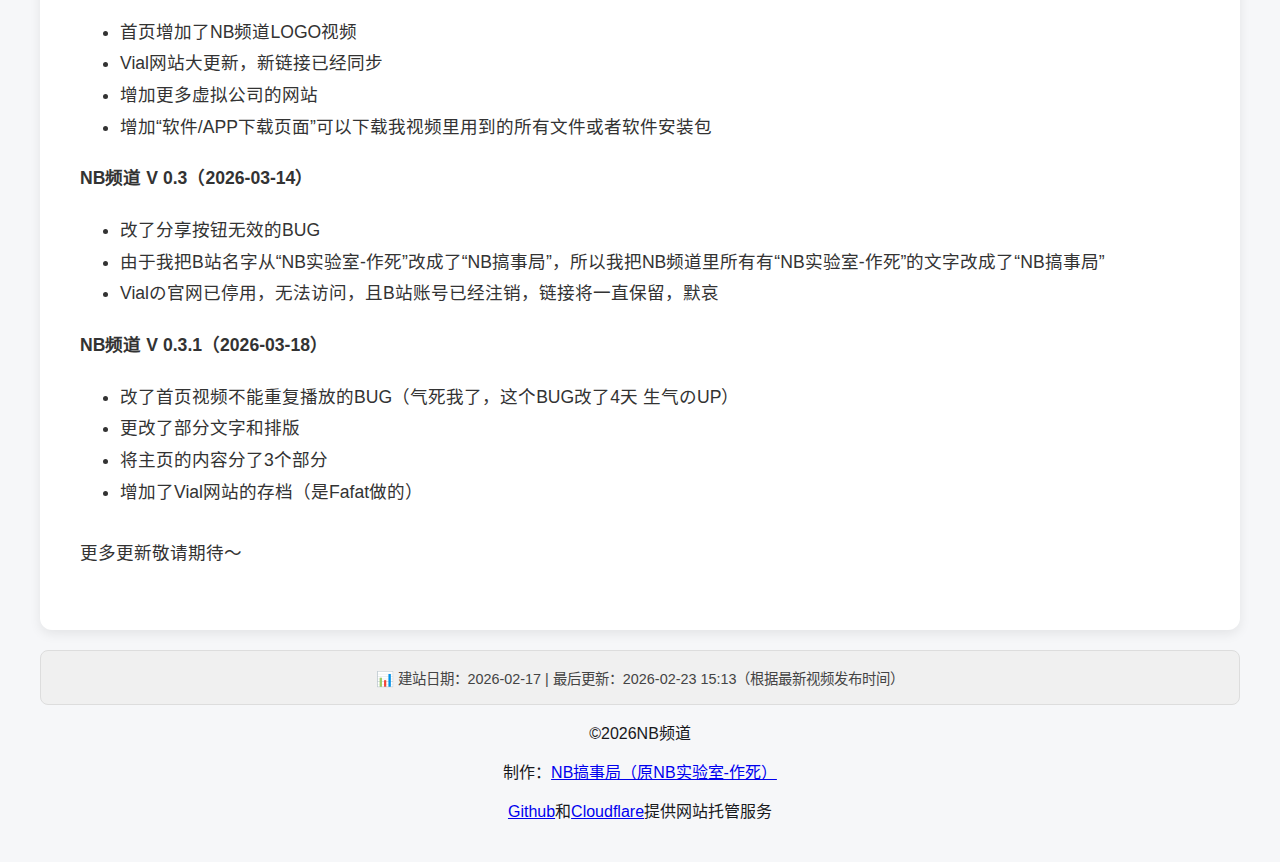
<file: changelog.html>
<!DOCTYPE html>
<html lang="zh-CN">
<head>
    <link rel="icon" href="data:,">
    <meta charset="UTF-8">
    <meta name="referrer" content="no-referrer">
    <meta name="viewport" content="width=device-width, initial-scale=1.0">
    <title>NB频道官网 - 更新日志</title>
    <link rel="stylesheet" href="css/style.css">
</head>
<body>
    <div class="container">
        <h1>📺 NB频道官网</h1>
        <div class="author-info" id="authorInfo">UP主：NB搞事局</div>

        <div class="nav-bar">
            <a href="index.html" class="nav-btn">首页</a>
            <a href="videos.html" class="nav-btn">视频</a>
            <a href="about.html" class="nav-btn">关于</a>
            <a href="changelog.html" class="nav-btn active">更新日志</a>
            <a href="product.html" class="nav-btn">我的产品</a>
            <a href="APP.html" class="nav-btn">软件/APP下载</a>
            <button class="theme-toggle" id="themeToggle" onclick="toggleTheme()">🌙 夜间模式</button>
        </div>

        <!-- 更新日志内容 -->
        <div class="changelog-content">
            <h2>📋 更新日志</h2>
            <p><strong>NB频道 V 0.1（2026-02-17）</strong></p>
            <ul>
                <li>NB频道官网上线</li>
                <li>包含首页、视频页、关于页和更新日志</li>
                <li>手动配置24个视频数据</li>
            </ul>
            <p><strong>NB频道V 0.2.1（2026-02-17）</strong></p>
            <ul>
                <li>更改一些文字说明</li>
                <li>视频数据（播放量、稿件数等）由手动配置改为每天早上8点自动同步，再也不用天天手动同步了 哈哈哈！（高兴のUP）</li>
                <li>视频页顶部增加视频数量显示</li>
                <li>增加了友商AWM的官网</li>
                <li>改BUG</li>
            </ul>
            <p><strong>NB频道 V 0.2.2（2026-02-18）</strong></p>
            <ul>
                <li>增加夜间模式切换按钮</li>
                <li>增加回到顶部按钮（右下角）</li>
                <li>增加建站统计信息（最后更新时间）</li>
                <li>增加视频分类筛选功能（化学、物理、救人、官网、产品、其他）</li>
                <li>视频分类直接从B站合集自动获取，分类名使用合集原始名称</li>
                <li>依旧改BUG</li>
            </ul>
            <p><strong>NB频道 V 0.2.3（2026-02-18）</strong></p>
            <ul>
                <li>增加搜索框，可实时搜索视频标题</li>
                <li>“视频”页面增加排序功能，可切换按时间/按播放量排序</li>
                <li>为什么还有BUG？？？改！（工作のUP）</li>
            </ul>
            <p><strong>NB频道 V 0.2.4（2026-02-19）</strong></p>
            <ul>
                <li>更改了首页和关于页的文字说明</li>
                <li>增加了友商Vial的网站</li>
                <li>增加了“我的产品”模块</li>
                <li>改了点样式</li>
                <li>在首页最下方增加了访问人数和访问次数</li>
                <li>终于没BUG了（高兴のUP）</li>
            </ul>
            <p><strong>NB频道 V 0.2.5（2026-02-24）</strong></p>
            <ul>
                <li>产品新增了“镀铜液”和“炸不了溶液”</li>
                <li>改了一下排版</li>
            </ul>
             <p><strong>NB频道 V 0.2.6（2026-03-09）</strong></p>
            <ul>
                <li>首页增加了NB频道LOGO视频</li>
                <li>Vial网站大更新，新链接已经同步</li>
                <li>增加更多虚拟公司的网站</li>
                <li>增加“软件/APP下载页面”可以下载我视频里用到的所有文件或者软件安装包</li>
            </ul>
            <p><strong>NB频道 V 0.3（2026-03-14）</strong></p>
            <ul>
                <li>改了分享按钮无效的BUG</li>
                <li>由于我把B站名字从“NB实验室-作死”改成了“NB搞事局”，所以我把NB频道里所有有“NB实验室-作死”的文字改成了“NB搞事局”</li>
                <li>Vialの官网已停用，无法访问，且B站账号已经注销，链接将一直保留，默哀</li>
            </ul>
            <p><strong>NB频道 V 0.3.1（2026-03-18）</strong></p>
            <ul>
                <li>改了首页视频不能重复播放的BUG（气死我了，这个BUG改了4天 生气のUP）</li>
                <li>更改了部分文字和排版</li>
                <li>将主页的内容分了3个部分</li>
                <li>增加了Vial网站的存档（是Fafat做的）</li>
            </ul>
            <p style="margin-top:30px;">更多更新敬请期待～</p>
        </div>

        <!-- 建站统计区域 -->
        <div class="site-stats" id="siteStats"></div>
        <p align="center" style="margin-top:15px;" <strong>©2026NB频道</strong></p>
        <p align="center" style="margin-top:15px;"<strong>制作：<a href="https://space.bilibili.com/3493259582114264" target="_blank" rel="noopener noreferrer">NB搞事局（原NB实验室-作死）</a></strong></p>
        <p align="center" style="margin-top:15px;"><a href="https://github.com/" target="_blank" rel="noopener noreferrer">Github</a>和<a href="https://www.cloudflare-cn.com/developer-platform/products/pages/" target="_blank" rel="noopener noreferrer">Cloudflare</a>提供网站托管服务</p></p>
    </div>

    <!-- 回到顶部按钮 -->
    <div class="back-to-top" id="backToTop" onclick="scrollToTop()">↑</div>

    <script src="data/videos.js"></script>
    <script src="js/common.js"></script>
    <script>
        AUTHOR_NAME = 'NB搞事局';
        document.getElementById('authorInfo').innerText = `UP主：${AUTHOR_NAME}`;
        initTheme();
        updateSiteStats();
    </script>
</body>

</html>
</file>
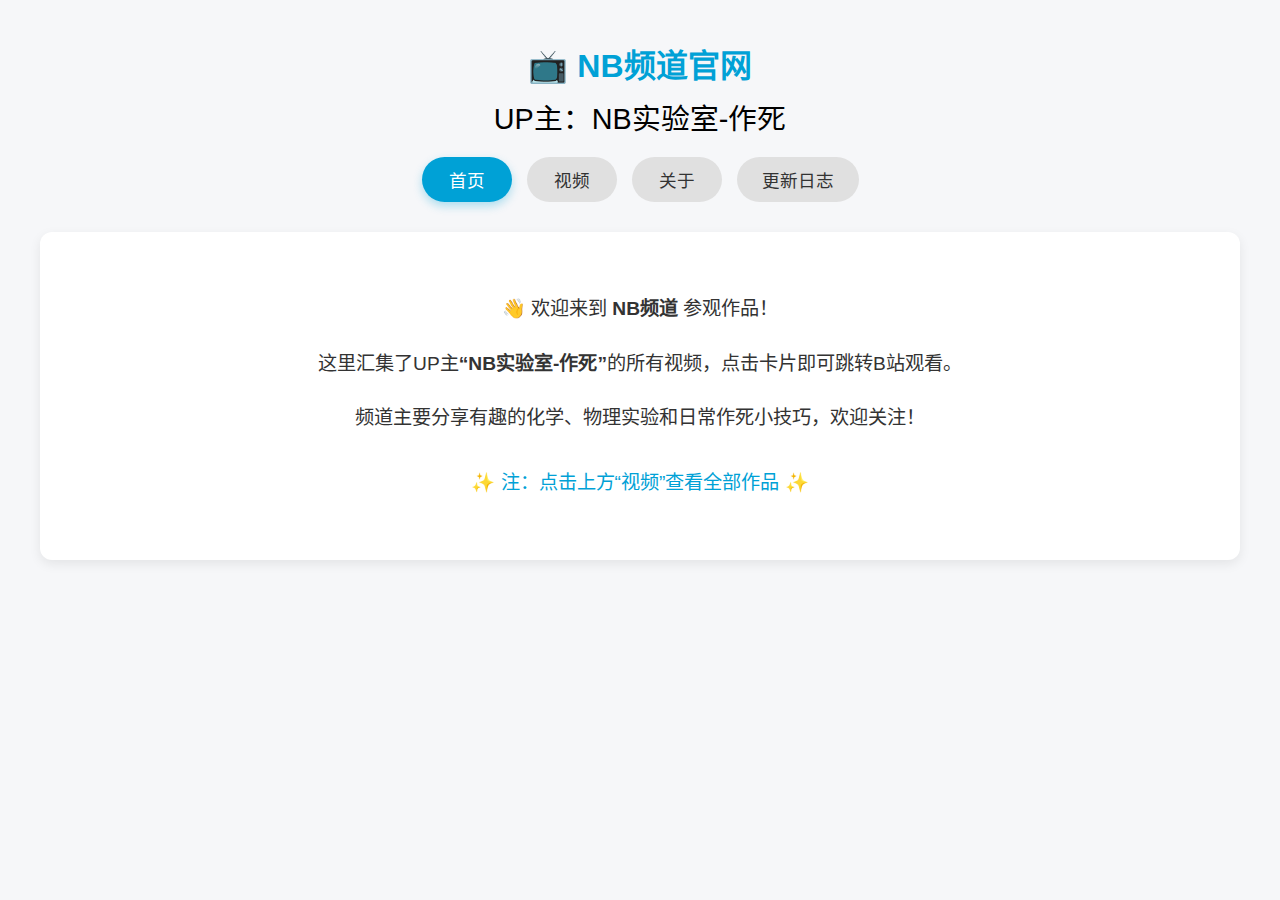
<file: NB频道0.1.HTML>
<!DOCTYPE html>
<html lang="zh-CN">
<head>
    <meta charset="UTF-8">
    <meta name="viewport" content="width=device-width, initial-scale=1.0">
    <title>NB频道官网</title>
    <style>
        * {
            margin: 0;
            padding: 0;
            box-sizing: border-box;
        }
        body {
            font-family: -apple-system, BlinkMacSystemFont, 'Segoe UI', Roboto, sans-serif;
            background: #f6f7f9;
            padding: 40px 20px;
            color: #18191c;
        }
        .container {
            max-width: 1200px;
            margin: 0 auto;
        }
        h1 {
            text-align: center;
            margin-bottom: 10px;
            font-weight: 600;
            font-size: 2rem;
            color: #00a1d6;
        }
        .author-info {
            text-align: center;
            margin-bottom: 20px;
            color: #000;
            font-size: 1.8rem;
            font-weight: 500;
        }
        .nav-bar {
            display: flex;
            justify-content: center;
            flex-wrap: wrap;
            gap: 15px;
            margin-bottom: 30px;
        }
        .nav-btn {
            padding: 10px 25px;
            font-size: 1.1rem;
            border: none;
            background: #e0e0e0;
            color: #333;
            border-radius: 30px;
            cursor: pointer;
            transition: all 0.2s;
            font-weight: 500;
            min-width: 90px;
        }
        .nav-btn:hover {
            background: #00a1d6;
            color: white;
        }
        .nav-btn.active {
            background: #00a1d6;
            color: white;
            box-shadow: 0 4px 10px rgba(0,161,214,0.3);
        }
        .page {
            display: none;
        }
        .page.active-page {
            display: block;
        }
        .home-content {
            background: white;
            border-radius: 12px;
            padding: 40px;
            box-shadow: 0 4px 12px rgba(0,0,0,0.08);
            text-align: center;
            font-size: 1.2rem;
            line-height: 1.8;
            color: #333;
        }
        .home-content p {
            margin: 20px 0;
        }
        .about-content, .changelog-content {
            background: white;
            border-radius: 12px;
            padding: 40px;
            box-shadow: 0 4px 12px rgba(0,0,0,0.08);
            font-size: 1.1rem;
            line-height: 1.8;
            color: #333;
        }
        .about-content h2, .changelog-content h2 {
            color: #00a1d6;
            margin-bottom: 20px;
            font-size: 1.8rem;
            text-align: center;
        }
        .about-content p, .changelog-content p {
            margin-bottom: 20px;
        }
        .about-content ul, .changelog-content ul {
            margin-left: 40px;
            margin-bottom: 20px;
        }
        .video-grid {
            display: grid;
            grid-template-columns: repeat(auto-fill, minmax(280px, 1fr));
            gap: 24px;
        }
        .video-card {
            background: #fff;
            border-radius: 12px;
            overflow: hidden;
            box-shadow: 0 4px 12px rgba(0,0,0,0.08);
            transition: transform 0.2s ease, box-shadow 0.2s ease;
            cursor: pointer;
            border: 1px solid #e5e9ef;
        }
        .video-card:hover {
            transform: translateY(-4px);
            box-shadow: 0 12px 24px rgba(0,161,214,0.15);
            border-color: #00a1d6;
        }
        .cover-wrapper {
            position: relative;
            width: 100%;
            aspect-ratio: 16/9;
            background: #e5e9ef;
        }
        .video-cover {
            width: 100%;
            height: 100%;
            object-fit: cover;
            display: block;
        }
        .duration-badge {
            position: absolute;
            bottom: 8px;
            right: 8px;
            background: rgba(0,0,0,0.7);
            color: white;
            padding: 3px 8px;
            border-radius: 4px;
            font-size: 0.8rem;
            font-weight: 500;
            backdrop-filter: blur(2px);
        }
        .video-info {
            padding: 16px;
        }
        .video-title {
            font-size: 1rem;
            font-weight: 600;
            margin-bottom: 8px;
            line-height: 1.4;
            display: -webkit-box;
            line-clamp: 2;
            -webkit-line-clamp: 2;
            -webkit-box-orient: vertical;
            overflow: hidden;
            color: #18191c;
        }
        .video-meta {
            display: flex;
            align-items: center;
            gap: 16px;
            font-size: 0.85rem;
            color: #9499a0;
        }
        .meta-item {
            display: flex;
            align-items: center;
            gap: 4px;
        }
        .bv-text {
            font-size: 0.75rem;
            color: #c0c4cc;
            margin-top: 8px;
            padding-top: 8px;
            border-top: 1px solid #eee;
            word-break: break-all;
        }
        .status-note {
            margin-top: 40px;
            padding: 20px;
            background: #ecf9ff;
            border-radius: 8px;
            font-size: 0.9rem;
            color: #025;
            border-left: 4px solid #00a1d6;
        }
        .status-note pre {
            background: #fff;
            padding: 12px;
            border-radius: 6px;
            margin: 12px 0;
            overflow-x: auto;
            border: 1px solid #b8e2f2;
        }
    </style>
</head>
<body>
    <div class="container">
        <h1>📺 NB频道官网</h1>
        
        <div class="author-info" id="authorInfo"></div>

        
        <div class="nav-bar">
            <button class="nav-btn active" id="navHome" onclick="switchPage('home')">首页</button>
            <button class="nav-btn" id="navVideos" onclick="switchPage('videos')">视频</button>
            <button class="nav-btn" id="navAbout" onclick="switchPage('about')">关于</button>
            <button class="nav-btn" id="navChangelog" onclick="switchPage('changelog')">更新日志</button>
        </div>

      
        <div class="page active-page" id="homePage">
            <div class="home-content">
                <p>👋 欢迎来到 <strong>NB频道</strong> 参观作品！</p>
                <p>这里汇集了UP主<strong>“NB实验室-作死”</strong>的所有视频，点击卡片即可跳转B站观看。</p>
                <p>频道主要分享有趣的化学、物理实验和日常作死小技巧，欢迎关注！</p>
                <p style="color:#00a1d6; margin-top:30px;">✨ 注：点击上方“视频”查看全部作品 ✨</p>
            </div>
        </div>

       
        <div class="page" id="videosPage">
            <div class="video-grid" id="videoGrid">
                <div style="grid-column:1/-1; text-align:center; padding:40px; color:#99a2aa;">
                    ⏳ 正在加载视频数据...
                </div>
            </div>
            <div class="status-note" id="statusNote">
                <strong>📌 数据来源：</strong>
                <span id="dataSource">手动配置</span>
            </div>
        </div>

       
        <div class="page" id="aboutPage">
            <div class="about-content">
                <h2>关于 NB频道</h2>
                <p><strong>UP主：</strong> NB实验室-作死</p>
                <p><strong>B站UID：</strong> 3493259582114264</p>
                <p><strong>频道简介：</strong> 一个热爱理科（和作死）的畜中生up主，主要发布以下内容：</p>
                <ul>
                    <li>⚗️ 化学实验：钠、钾、各种爆炸物（请勿模仿）</li>
                    <li>🧪 物理实验：电路短路爆炸（依旧请勿模仿）</li>
                    <li>🎬 日常作死：各种奇怪尝试（绝对不要模仿）</li>
                </ul>
                <p>本网站的所有视频信息由UP手动维护，点击卡片即可跳转B站观看原视频。</p>
                <p>本NB频道部分UI设计和逻辑由AI完成。</p>
                <p style="margin-top:30px; text-align:right;">—— 感谢您的支持 ——</p>
            </div>
        </div>

        
        <div class="page" id="changelogPage">
            <div class="changelog-content">
                <h2>📋 更新日志</h2>
                <p><strong>版本 0.1（2025-03-17）</strong></p>
                <ul>
                    <li>NB频道官网上线</li>
                    <li>包含首页、视频页、关于页和更新日志</li>
                    <li>手动配置24个视频数据</li>
                </ul>
                <p style="margin-top:30px;">更多更新敬请期待～</p>
            </div>
        </div>
    </div>

    <script>
        // ==========================================================
        // 配置区
        // ==========================================================
        const AUTHOR_NAME = 'NB实验室-作死';  

        const VIDEOS = [
             {
                bvid: "BV1CfcqzhEkU",
                title: "⚡ N B 不 妙 曲 ⚡",
                cover: "http://i0.hdslb.com/bfs/archive/5e3124312a620a2ca534552b47f9c488ff09b423.jpg",
                play: "4576",
                duration: "02:48",
                pubdate: 1770900917
            },
            {
                bvid: "BV16gcbzAE5R",
                title: "《 假 如 N B 实 验 室 有 加 载 动 画 》",
                cover: "http://i2.hdslb.com/bfs/archive/0576171bbe8f4fd9e366d4d0b19a99a6cd2f979c.jpg",
                play: "5459",
                duration: "00:33",
                pubdate: 1770820996
            },
            {
                bvid: "BV1D5zXBcECp",
                title: "《 3 0 0 V 电 池 》",
                cover: "http://i0.hdslb.com/bfs/archive/2e0b55ba1f902deed1b1706f2ef7cd00490d6354.jpg",
                play: "10.8万",
                duration: "07:04",
                pubdate: 1769615902
            },
            {
                bvid: "BV1zZzKBLEFg",
                title: "《 彩 虹 》",
                cover: "http://i1.hdslb.com/bfs/archive/d81a1342db34510185542ad3a3ed74f8734fe186.jpg",
                play: "1.4万",
                duration: "03:17",
                pubdate: 1769174366
            },
            {
                bvid: "BV1z8WfzgEr2",
                title: "《 救 人 5 . 0 》",
                cover: "http://i0.hdslb.com/bfs/archive/376b34e5ec23597e6649d7ac4e22314d75322f5b.jpg",
                play: "5996",
                duration: "03:49",
                pubdate: 1760833254
            },
            {
                bvid: "BV1aQ44z2ELs",
                title: "《 实 验 室 制 取 二 氧 化 硅 碎 片 》",
                cover: "http://i0.hdslb.com/bfs/archive/ca315d294119abd5852e583fd639579ed68c27db.jpg",
                play: "3.1万",
                duration: "02:52",
                pubdate: 1760440774
            },
            {
                bvid: "BV1txxizaEZS",
                title: "《 唯 手 熟 尔 》",
                cover: "http://i1.hdslb.com/bfs/archive/5638a53894524df9b7d57fd1bf8426722278b315.jpg",
                play: "7.9万",
                duration: "04:16",
                pubdate: 1759921312
            },
            {
                bvid: "BV1WytCzJEZd",
                title: "你还没有过IDM这种变态的下载器？？？",
                cover: "http://i0.hdslb.com/bfs/archive/0dbcccb1de09135ccc3de14a19663869570dfcac.jpg",
                play: "5230",
                duration: "07:58",
                pubdate: 1754626865
            },
            {
                bvid: "BV17gTRzSEDL",
                title: "《 美 式 居 合 》",
                cover: "http://i0.hdslb.com/bfs/archive/19ac70b1dfb404a212fdef7f636cc9dda7b3f934.jpg",
                play: "3486",
                duration: "15:55",
                pubdate: 1749391294
            },
            {
                bvid: "BV1YXEuzCEPS",
                title: "《 高 温 预 警 》",
                cover: "http://i0.hdslb.com/bfs/archive/aa96fba1f8c678705a8081da33d2065c5f889401.jpg",
                play: "4.4万",
                duration: "04:17",
                pubdate: 1746974790
            },
            {
                bvid: "BV1fQLbzNELe",
                title: "《 救 人 4 . 0 》",
                cover: "http://i1.hdslb.com/bfs/archive/70c1013d3501599e17f58602e8ca10f7956855bb.jpg",
                play: "3.3万",
                duration: "07:50",
                pubdate: 1745414540
            },
            {
                bvid: "BV1e6XpYbEzm",
                title: "《 加 钠 小 逝 验 》",
                cover: "http://i1.hdslb.com/bfs/archive/f7e73d7e98698b82ad7d1e587371088275e02b42.jpg",
                play: "11.1万",
                duration: "03:34",
                pubdate: 1742621406
            },
            {
                bvid: "BV1BbRYYeEVG",
                title: "《 加 钠 · 魔 铜 降 世 》",
                cover: "http://i0.hdslb.com/bfs/archive/fed19300b4e6f86953319ec59cbd6365b8bba08e.jpg",
                play: "57.4万",
                duration: "02:26",
                pubdate: 1741528284
            },
            {
                bvid: "BV1E9AgetEYe",
                title: "《 救 人 3 . 0 》",
                cover: "http://i1.hdslb.com/bfs/archive/dc83cea0f23b847785bf0caa2306cd86be333bf2.jpg",
                play: "44.7万",
                duration: "03:46",
                pubdate: 1739686223
            },
            {
                bvid: "BV1gFANeFEab",
                title: "《 救 人 2 》",
                cover: "http://i2.hdslb.com/bfs/archive/d263e748ec539683ca2357602f52da9d33f6bf62.jpg",
                play: "9.8万",
                duration: "03:18",
                pubdate: 1739610077
            },
            {
                bvid: "BV1DvAAe4Eko",
                title: "《 爆 炸 》",
                cover: "http://i1.hdslb.com/bfs/archive/3ceae6ed18cc05f822a653b2ffe328d00454d8dd.jpg",
                play: "5.2万",
                duration: "01:40",
                pubdate: 1739596089
            },
            {
                bvid: "BV1k6KLepEx7",
                title: "《 艺 术 就 是 爆 炸 》",
                cover: "http://i2.hdslb.com/bfs/archive/a9ae7331ea76481329f057b47196fe9236eed3fc.jpg",
                play: "5.7万",
                duration: "02:11",
                pubdate: 1739370987
            },
            {
                bvid: "BV17fNoetELN",
                title: "《 救 人 》",
                cover: "http://i2.hdslb.com/bfs/archive/b80837f9fdb33f8210616ebe996ebb94bf5bc5de.jpg",
                play: "32.9万",
                duration: "03:18",
                pubdate: 1739183724
            },
            {
                bvid: "BV1cbNdeFECg",
                title: "《 正 经 》",
                cover: "http://i2.hdslb.com/bfs/archive/52813a16b82b3eb9b2048183e46f0c85f7ed7684.jpg",
                play: "3.6万",
                duration: "02:01",
                pubdate: 1739169603
            },
            {
                bvid: "BV1APN1eiESK",
                title: "《 钠 和 钾 》",
                cover: "http://i1.hdslb.com/bfs/archive/7bc08679d01084bf26649d3fef21c6430e4bf9d4.jpg",
                play: "2.6万",
                duration: "01:16",
                pubdate: 1739072100
            },
            {
                bvid: "BV1XxN1enEsj",
                title: "《 闻 一 闻 》",
                cover: "http://i2.hdslb.com/bfs/archive/f5a563ff10b091e18181298a095bf6fbc01762b6.jpg",
                play: "3.1万",
                duration: "01:07",
                pubdate: 1739069554
            },
            {
                bvid: "BV1ppNgeiEFs",
                title: "《 绝 对 火 力 》",
                cover: "http://i1.hdslb.com/bfs/archive/b4f3b406873bb9a701d2d64a0f8fa173099a429e.jpg",
                play: "4.7万",
                duration: "02:01",
                pubdate: 1738988640
            },
            {
                bvid: "BV1BkNNe7Etf",
                title: "《 逝 验 室 爆 炸 逝 件 》",
                cover: "http://i1.hdslb.com/bfs/archive/1deef49ba2057ec16c0f7a330c98159bc588e686.jpg",
                play: "2.6万",
                duration: "06:01",
                pubdate: 1738933013
            },
            {
                bvid: "BV11gNbe4ExW",
                title: "《 不 要 让 化 学 老 师 看 到 》",
                cover: "http://i2.hdslb.com/bfs/archive/7504c36d5c933726a7ecdcfbb0d6f98085a8dc2f.jpg",
                play: "51.4万",
                duration: "06:01",
                pubdate: 1738904567
            }
        ];

        // ==========================================================
        // 渲染视频卡片
        // ==========================================================
        function renderVideos() {
            const grid = document.getElementById('videoGrid');
            const sourceSpan = document.getElementById('dataSource');

            if (!VIDEOS || VIDEOS.length === 0) {
                grid.innerHTML = '<div style="grid-column:1/-1; text-align:center; padding:60px;">暂无视频数据</div>';
                sourceSpan.innerText = '无数据';
                return;
            }

           
            const sortedVideos = [...VIDEOS].sort((a, b) => (b.pubdate || 0) - (a.pubdate || 0));

            grid.innerHTML = sortedVideos.map(video => {
                const b23Url = `https://www.bilibili.com/video/${video.bvid}`;
                return `
                    <div class="video-card" onclick="window.open('${b23Url}', '_blank')">
                        <div class="cover-wrapper">
                            <img class="video-cover" 
                                 src="${video.cover}" 
                                 alt="${video.title}"
                                 loading="lazy"
                                 onerror="this.onerror=null; this.src='https://via.placeholder.com/640x360?text=封面加载失败';">
                            <span class="duration-badge">${video.duration || '--:--'}</span>
                        </div>
                        <div class="video-info">
                            <div class="video-title">${video.title}</div>
                            <div class="video-meta">
                                <span class="meta-item">▶️ ${video.play || '0'}</span>
                                <span class="meta-item">📅 ${video.pubdate ? new Date(video.pubdate * 1000).toLocaleDateString() : '未知'}</span>
                            </div>
                            <div class="bv-text">${video.bvid}</div>
                        </div>
                    </div>
                `;
            }).join('');

            sourceSpan.innerText = '手动配置';
        }

        // ==========================================================
        // 页面切换函数
        // ==========================================================
        function switchPage(pageName) {
            
            document.getElementById('homePage').classList.remove('active-page');
            document.getElementById('videosPage').classList.remove('active-page');
            document.getElementById('aboutPage').classList.remove('active-page');
            document.getElementById('changelogPage').classList.remove('active-page');

           
            document.getElementById('navHome').classList.remove('active');
            document.getElementById('navVideos').classList.remove('active');
            document.getElementById('navAbout').classList.remove('active');
            document.getElementById('navChangelog').classList.remove('active');

           
            if (pageName === 'home') {
                document.getElementById('homePage').classList.add('active-page');
                document.getElementById('navHome').classList.add('active');
            } else if (pageName === 'videos') {
                document.getElementById('videosPage').classList.add('active-page');
                document.getElementById('navVideos').classList.add('active');
            } else if (pageName === 'about') {
                document.getElementById('aboutPage').classList.add('active-page');
                document.getElementById('navAbout').classList.add('active');
            } else if (pageName === 'changelog') {
                document.getElementById('changelogPage').classList.add('active-page');
                document.getElementById('navChangelog').classList.add('active');
            }
        }

        // ==========================================================
        // 初始化页面
        // ==========================================================
        function init() {
            const authorSpan = document.getElementById('authorInfo');
            authorSpan.innerText = `UP主：${AUTHOR_NAME}`;

            renderVideos();

        }

        window.addEventListener('DOMContentLoaded', init);
    </script>
</body>
</html>
</file>
<file: css/style.css>
/* 亮色模式变量（默认） */
        :root {
            --bg-color: #f6f7f9;
            --text-color: #18191c;
            --card-bg: #fff;
            --card-border: #e5e9ef;
            --status-bg: #ecf9ff;
            --status-text: #025;
            --status-border: #00a1d6;
            --nav-btn-bg: #e0e0e0;
            --nav-btn-text: #333;
            --nav-btn-hover-bg: #00a1d6;
            --nav-btn-hover-text: white;
            --about-bg: white;
            --about-text: #333;
            --count-bg: #e8f4fd;
            --count-text: #666;
            --count-border: #00a1d6;
            --footer-bg: #f0f0f0;
            --footer-text: #444;
            --footer-border: #ddd;
            --cat-btn-bg: #e0e0e0;
            --cat-btn-text: #333;
            --cat-btn-hover-bg: #00a1d6;
            --cat-btn-hover-text: white;
            --cat-btn-active-bg: #00a1d6;
            --cat-btn-active-text: white;
            /* 新增搜索和排序变量 */
            --search-bg: white;
            --search-text: #333;
            --search-border: #ddd;
            --sort-btn-bg: #e0e0e0;
            --sort-btn-text: #333;
            --sort-btn-hover-bg: #00a1d6;
            --sort-btn-hover-text: white;
        }

        /* 暗色模式变量 */
        body.dark-mode {
            --bg-color: #1a1a1a;
            --text-color: #e0e0e0;
            --card-bg: #2d2d2d;
            --card-border: #444;
            --status-bg: #1e2a3a;
            --status-text: #a0d0ff;
            --status-border: #4a9eff;
            --nav-btn-bg: #3a3a3a;
            --nav-btn-text: #ccc;
            --nav-btn-hover-bg: #4a9eff;
            --nav-btn-hover-text: #fff;
            --about-bg: #2d2d2d;
            --about-text: #ddd;
            --count-bg: #2a3a4a;
            --count-text: #b0d0ff;
            --count-border: #4a9eff;
            --footer-bg: #2a2a2a;
            --footer-text: #aaa;
            --footer-border: #444;
            --cat-btn-bg: #3a3a3a;
            --cat-btn-text: #ccc;
            --cat-btn-hover-bg: #4a9eff;
            --cat-btn-hover-text: #fff;
            --cat-btn-active-bg: #4a9eff;
            --cat-btn-active-text: #fff;
            /* 暗色搜索和排序变量 */
            --search-bg: #2d2d2d;
            --search-text: #e0e0e0;
            --search-border: #444;
            --sort-btn-bg: #3a3a3a;
            --sort-btn-text: #ccc;
            --sort-btn-hover-bg: #4a9eff;
            --sort-btn-hover-text: #fff;
        }

        * {
            margin: 0;
            padding: 0;
            box-sizing: border-box;
        }
        body {
            font-family: -apple-system, BlinkMacSystemFont, 'Segoe UI', Roboto, sans-serif;
            background: var(--bg-color);
            padding: 40px 20px;
            color: var(--text-color);
            transition: background-color 0.3s, color 0.3s;
            position: relative;
            min-height: 100vh;
        }
        .container {
            max-width: 1200px;
            margin: 0 auto;
        }
        h1 {
            text-align: center;
            margin-bottom: 10px;
            font-weight: 600;
            font-size: 2rem;
            color: #00a1d6; /* 品牌色保持不变 */
        }
        .author-info {
            text-align: center;
            margin-bottom: 20px;
            color: #000;
            font-size: 1.8rem;
            font-weight: 500;
        }
        body.dark-mode .author-info {
            color: #fff;
        }
        .nav-bar {
            display: flex;
            justify-content: center;
            flex-wrap: wrap;
            gap: 15px;
            margin-bottom: 30px;
            position: relative;
        }
        .nav-btn {
            padding: 10px 25px;
            font-size: 1.1rem;
            border: none;
            background: var(--nav-btn-bg);
            color: var(--nav-btn-text);
            border-radius: 30px;
            cursor: pointer;
            transition: all 0.2s;
            font-weight: 500;
            min-width: 90px;
        }
        .nav-btn:hover {
            background: var(--nav-btn-hover-bg);
            color: var(--nav-btn-hover-text);
        }
        .nav-btn.active {
            background: var(--nav-btn-hover-bg);
            color: var(--nav-btn-hover-text);
            box-shadow: 0 4px 10px rgba(0,161,214,0.3);
        }

        /* 夜间模式切换按钮 */
        .theme-toggle {
            position: absolute;
            right: 0;
            top: 0;
            background: var(--nav-btn-bg);
            color: var(--nav-btn-text);
            border: none;
            border-radius: 30px;
            padding: 10px 20px;
            font-size: 1rem;
            cursor: pointer;
            transition: all 0.2s;
            z-index: 10;
        }
        .theme-toggle:hover {
            background: var(--nav-btn-hover-bg);
            color: var(--nav-btn-hover-text);
        }
        @media (max-width: 600px) {
            .theme-toggle {
                position: relative;
                margin-bottom: 10px;
                width: 100%;
            }
        }

        /* 回到顶部按钮 */
        .back-to-top {
            position: fixed;
            bottom: 30px;
            right: 30px;
            background: var(--nav-btn-bg);
            color: var(--nav-btn-text);
            width: 50px;
            height: 50px;
            border-radius: 50%;
            display: flex;
            align-items: center;
            justify-content: center;
            font-size: 24px;
            cursor: pointer;
            border: 1px solid var(--card-border);
            opacity: 0;
            visibility: hidden;
            transition: opacity 0.3s, visibility 0.3s, background 0.2s;
            z-index: 100;
        }
        .back-to-top.show {
            opacity: 1;
            visibility: visible;
        }
        .back-to-top:hover {
            background: var(--nav-btn-hover-bg);
            color: var(--nav-btn-hover-text);
        }

        .page {
            display: none;
        }
        .page.active-page {
            display: block;
        }
        .home-content {
            background: var(--about-bg);
            border-radius: 12px;
            padding: 40px;
            box-shadow: 0 4px 12px rgba(0,0,0,0.08);
            text-align: center;
            font-size: 1.2rem;
            line-height: 1.8;
            color: var(--about-text);
        }
        .home-content p {
            margin: 20px 0;
        }
        .about-content, .changelog-content {
            background: var(--about-bg);
            border-radius: 12px;
            padding: 40px;
            box-shadow: 0 4px 12px rgba(0,0,0,0.08);
            font-size: 1.1rem;
            line-height: 1.8;
            color: var(--about-text);
        }
        .about-content h2, .changelog-content h2 {
            color: #00a1d6;
            margin-bottom: 20px;
            font-size: 1.8rem;
            text-align: center;
        }
        .about-content p, .changelog-content p {
            margin-bottom: 20px;
        }
        .about-content ul, .changelog-content ul {
            margin-left: 40px;
            margin-bottom: 20px;
        }
        .video-count {
            text-align: center;
            margin-bottom: 20px;
            font-size: 1.1rem;
            color: var(--count-text);
            background: var(--count-bg);
            padding: 8px;
            border-radius: 8px;
            border-left: 4px solid var(--count-border);
        }
        /* 分类筛选按钮样式 */
        .category-filter {
            display: flex;
            justify-content: center;
            flex-wrap: wrap;
            gap: 10px;
            margin-bottom: 20px;
        }
        .cat-btn {
            padding: 8px 16px;
            font-size: 0.95rem;
            border: 1px solid var(--card-border);
            background: var(--cat-btn-bg);
            color: var(--cat-btn-text);
            border-radius: 20px;
            cursor: pointer;
            transition: all 0.2s;
        }
        .cat-btn:hover {
            background: var(--cat-btn-hover-bg);
            color: var(--cat-btn-hover-text);
            border-color: var(--cat-btn-hover-bg);
        }
        .cat-btn.active {
            background: var(--cat-btn-active-bg);
            color: var(--cat-btn-active-text);
            border-color: var(--cat-btn-active-bg);
        }
        /* 搜索和排序控件 */
        .video-controls {
            display: flex;
            flex-wrap: wrap;
            justify-content: center;
            align-items: center;
            gap: 15px;
            margin-bottom: 20px;
        }
        .search-box {
            flex: 1 1 250px;
            max-width: 300px;
            padding: 8px 15px;
            font-size: 1rem;
            border: 1px solid var(--search-border);
            border-radius: 30px;
            background: var(--search-bg);
            color: var(--search-text);
            outline: none;
            transition: border-color 0.2s;
        }
        .search-box:focus {
            border-color: var(--status-border);
        }
        .sort-buttons {
            display: flex;
            gap: 10px;
        }
        .sort-btn {
            padding: 8px 20px;
            font-size: 0.95rem;
            border: 1px solid var(--card-border);
            background: var(--sort-btn-bg);
            color: var(--sort-btn-text);
            border-radius: 30px;
            cursor: pointer;
            transition: all 0.2s;
        }
        .sort-btn:hover {
            background: var(--sort-btn-hover-bg);
            color: var(--sort-btn-hover-text);
            border-color: var(--sort-btn-hover-bg);
        }
        .sort-btn.active {
            background: var(--sort-btn-hover-bg);
            color: var(--sort-btn-hover-text);
            border-color: var(--sort-btn-hover-bg);
        }
        .video-grid {
            display: grid;
            grid-template-columns: repeat(auto-fill, minmax(280px, 1fr));
            gap: 24px;
        }
        .video-card {
            background: var(--card-bg);
            border-radius: 12px;
            overflow: hidden;
            box-shadow: 0 4px 12px rgba(0,0,0,0.08);
            transition: transform 0.2s ease, box-shadow 0.2s ease;
            cursor: pointer;
            border: 1px solid var(--card-border);
        }
        .video-card:hover {
            transform: translateY(-4px);
            box-shadow: 0 12px 24px rgba(0,161,214,0.15);
            border-color: #00a1d6;
        }
        .cover-wrapper {
            position: relative;
            width: 100%;
            aspect-ratio: 16/9;
            background: #e5e9ef;
        }
        .video-cover {
            width: 100%;
            height: 100%;
            object-fit: cover;
            display: block;
        }
        .duration-badge {
            position: absolute;
            bottom: 8px;
            right: 8px;
            background: rgba(0,0,0,0.7);
            color: white;
            padding: 3px 8px;
            border-radius: 4px;
            font-size: 0.8rem;
            font-weight: 500;
            backdrop-filter: blur(2px);
        }
        .video-info {
            padding: 16px;
        }
        .video-title {
            font-size: 1rem;
            font-weight: 600;
            margin-bottom: 8px;
            line-height: 1.4;
            display: -webkit-box;
            line-clamp: 2;
            -webkit-line-clamp: 2;
            -webkit-box-orient: vertical;
            overflow: hidden;
            color: var(--text-color);
        }
        .video-meta {
            display: flex;
            align-items: center;
            gap: 16px;
            font-size: 0.85rem;
            color: var(--count-text);
        }
        .meta-item {
            display: flex;
            align-items: center;
            gap: 4px;
        }
        .bv-text {
            font-size: 0.75rem;
            color: #c0c4cc;
            margin-top: 8px;
            padding-top: 8px;
            border-top: 1px solid var(--card-border);
            word-break: break-all;
        }
        .status-note {
            margin-top: 40px;
            padding: 20px;
            background: var(--status-bg);
            border-radius: 8px;
            font-size: 0.9rem;
            color: var(--status-text);
            border-left: 4px solid var(--status-border);
        }
        .status-note pre {
            background: #fff;
            padding: 12px;
            border-radius: 6px;
            margin: 12px 0;
            overflow-x: auto;
            border: 1px solid #b8e2f2;
        }
        /* 建站统计区域 */
        .site-stats {
            margin-top: 20px;
            padding: 16px 20px;
            background: var(--footer-bg);
            border-radius: 8px;
            font-size: 0.9rem;
            color: var(--footer-text);
            text-align: center;
            border: 1px solid var(--footer-border);
        }
        .search-hint {
            text-align: center;
            margin: 5px 0 15px 0;       
            font-size: 0.9rem;
            color: var(--count-text);    
            opacity: 0.8;
            line-height: 1.4;
        }
</file>
